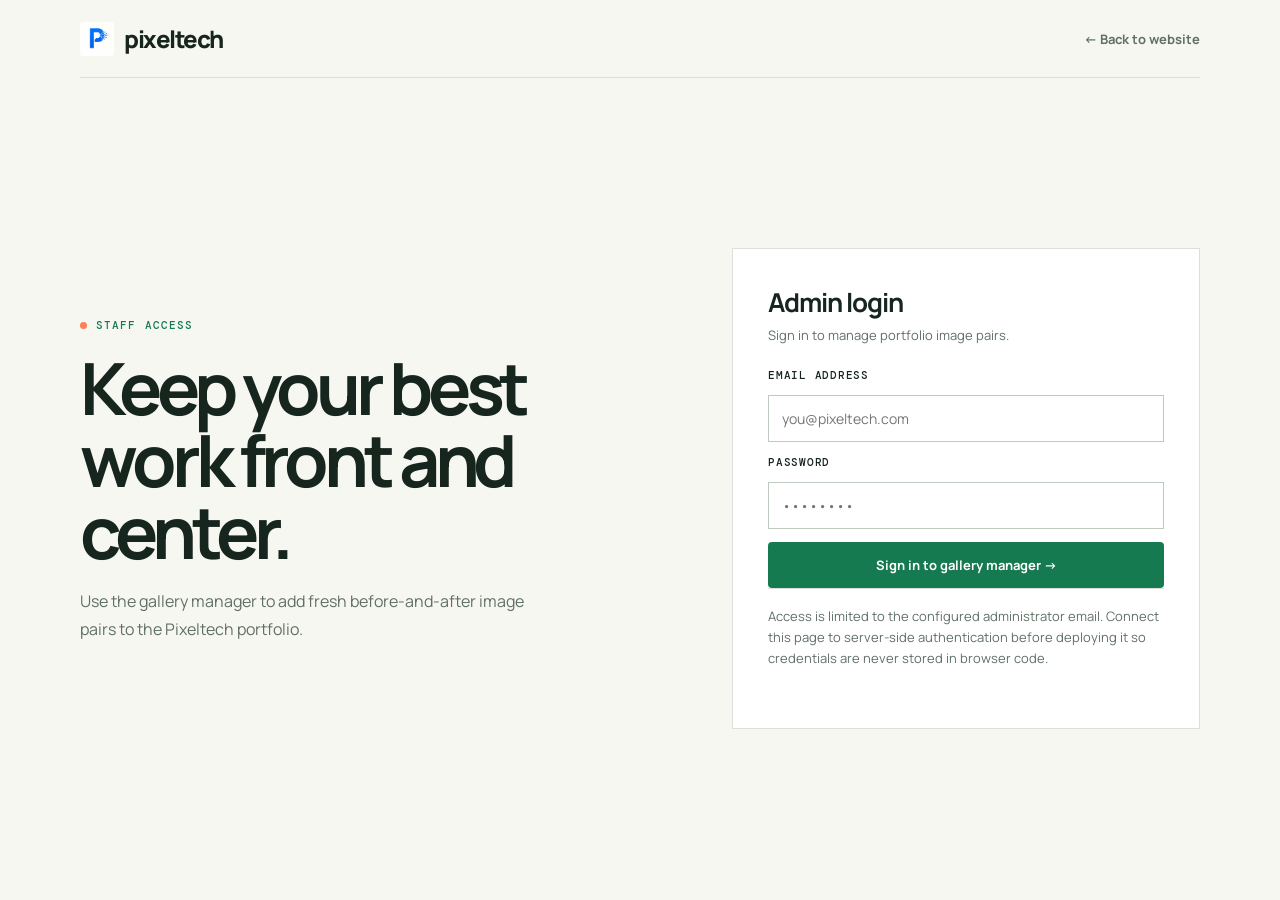
<file: admin real estate.html>
<!-- admin.html -->
<!doctype html>
<html lang="en">
<head>
  <meta charset="utf-8">
  <meta name="viewport" content="width=device-width, initial-scale=1">
  <meta name="description" content="Pixeltech administrator workspace for publishing before and after image pairs.">
  <title>Pixeltech Admin — Gallery manager</title>
  <link rel="preconnect" href="https://fonts.googleapis.com">
  <link rel="preconnect" href="https://fonts.gstatic.com" crossorigin>
  <link href="https://fonts.googleapis.com/css2?family=DM+Mono:wght@400;500&family=Manrope:wght@400;500;600;700;800&display=swap" rel="stylesheet">
  <style>
    :root{--ink:#17251f;--green:#167a50;--lime:#d9ff6e;--cream:#f7f7f1;--muted:#607067;--line:#dbe1da;--orange:#fb8159}
    *{box-sizing:border-box}
    body{margin:0;background:var(--cream);color:var(--ink);font-family:Manrope,Arial,sans-serif}
    .shell{width:min(1120px,calc(100% - 48px));margin:auto}
    .brand{font-size:24px;font-weight:800;letter-spacing:-1.5px;text-decoration:none;color:inherit;display:flex;align-items:center;gap:10px}
    .brand-logo{width:34px;height:34px;object-fit:cover;object-position:center;border-radius:3px}
    header{height:78px;display:flex;align-items:center;justify-content:space-between;border-bottom:1px solid var(--line)}
    .back{color:var(--muted);font-size:13px;font-weight:700;text-decoration:none}
    .back:hover{color:var(--green)}
    .eyebrow{font:500 11px "DM Mono",monospace;text-transform:uppercase;letter-spacing:.1em;color:var(--green);display:flex;gap:9px;align-items:center}
    .eyebrow:before{content:"";width:7px;height:7px;border-radius:50%;background:var(--orange)}
    .login-shell{min-height:calc(100vh - 79px);display:grid;grid-template-columns:1.1fr .9fr;gap:80px;align-items:center}
    .login-copy h1{font-size:clamp(44px,6vw,72px);line-height:1;letter-spacing:-.07em;margin:20px 0}
    .login-copy p{max-width:470px;color:var(--muted);font-size:16px;line-height:1.7}
    .login-card,.manager-card{background:#fff;border:1px solid var(--line);padding:35px}
    .login-card h2{font-size:26px;letter-spacing:-1px;margin:0 0 6px}
    .login-card p{font-size:13px;color:var(--muted);margin:0 0 24px}
    .form{display:grid;gap:13px}
    .form label{font:500 11px "DM Mono",monospace;text-transform:uppercase;letter-spacing:.07em}
    .form input,.form textarea{font:14px Manrope,sans-serif;padding:13px;border:1px solid #bec9c0;width:100%;font-family:inherit}
    .form textarea{resize:vertical;min-height:80px}
    .button{border:0;border-radius:4px;background:var(--green);padding:14px 20px;color:#fff;font:700 13px Manrope,sans-serif;cursor:pointer;transition:background .2s}
    .button:hover{background:#0d603d}
    .button.secondary{background:transparent;border:1px solid var(--line);color:var(--ink)}
    .button.secondary:hover{background:var(--cream)}
    .login-note{border-top:1px solid var(--line);padding-top:17px;font-size:12px;color:var(--muted);line-height:1.6}
    .login-error{display:none;margin:2px 0 0;padding:10px 12px;background:#fff0eb;color:#a34024;font-size:12px;font-weight:700}
    .manager{display:none;padding:48px 0 90px}
    .topline{display:flex;justify-content:space-between;align-items:end;gap:25px;margin-bottom:37px}
    .topline h1{font-size:42px;letter-spacing:-2px;margin:12px 0 0}
    .signed-in{font-size:12px;color:var(--muted)}
    .signed-in button{border:0;background:transparent;text-decoration:underline;color:var(--green);cursor:pointer;font:inherit}
    .manager-grid{display:grid;grid-template-columns:1fr .9fr;gap:24px}
    .manager-card h2{font-size:20px;letter-spacing:-.8px;margin:0 0 8px}
    .manager-card>p{font-size:13px;line-height:1.6;color:var(--muted);margin:0 0 24px}
    .pair-inputs{display:grid;grid-template-columns:1fr 1fr;gap:14px}
    .dropzone{min-height:178px;padding:20px;border:1px dashed #9fb0a4;background:#f9fbf8;display:flex;flex-direction:column;justify-content:center;align-items:center;text-align:center;cursor:pointer;transition:background .2s}
    .dropzone:hover{background:#eef4f0}
    .dropzone strong{font-size:13px}
    .dropzone span{font-size:11px;color:var(--muted);margin-top:5px}
    .dropzone input{display:none}
    .dropzone.has-image{background:#e6f0ea;border-color:#167a50}
    .dropzone.has-image strong{color:var(--green)}
    .publish{margin-top:18px;width:100%}
    .gallery-list{display:grid;gap:13px}
    .gallery-item{display:grid;grid-template-columns:76px 76px 1fr auto;gap:10px;align-items:center;border:1px solid var(--line);padding:12px;background:#fff;border-radius:3px;transition:background .2s}
    .gallery-item:hover{background:#f9fbf8}
    .thumbnail{height:56px;background:#e6ede7;display:grid;place-items:center;overflow:hidden;font:10px "DM Mono",monospace;color:var(--muted);border-radius:2px}
    .thumbnail img{width:100%;height:100%;object-fit:cover}
    .gallery-details{display:flex;flex-direction:column;gap:3px}
    .gallery-item strong{font-size:13px;display:block}
    .gallery-item span{font-size:11px;color:var(--muted)}
    .item-actions{display:flex;gap:8px}
    .item-btn{border:0;background:transparent;padding:6px 10px;cursor:pointer;font:700 12px Manrope;border-radius:3px;transition:background .2s;color:var(--ink)}
    .item-btn:hover{background:var(--cream)}
    .item-btn.delete{color:var(--orange)}
    .empty{padding:18px;background:#f6f8f5;font-size:13px;color:var(--muted);border-radius:3px}
    .success{display:none;margin-top:14px;padding:12px;background:#e7f6d2;color:#285337;font-size:12px;font-weight:700;border-radius:3px}
    .error{display:none;margin-top:14px;padding:12px;background:#fff0eb;color:#a34024;font-size:12px;font-weight:700;border-radius:3px}
    .info{display:none;margin-top:14px;padding:14px;background:#e3f2fd;color:#0d47a1;font-size:12px;font-weight:700;border-radius:3px;line-height:1.8}
    .form-group{display:grid;gap:8px}
    .form-actions{display:flex;gap:10px;margin-top:18px}
    .form-actions button{flex:1}
    .storage-bar{height:8px;background:#e0e0e0;border-radius:4px;overflow:hidden;margin-top:8px}
    .storage-fill{height:100%;background:#167a50;transition:width .3s}
    .storage-text{font-size:11px;color:var(--muted);margin-top:6px}
    @media(max-width:760px){
      .shell{width:min(100% - 32px,1120px)}
      .login-shell,.manager-grid{grid-template-columns:1fr;gap:30px}
      .login-shell{padding:50px 0}
      .topline{align-items:flex-start;flex-direction:column}
      .pair-inputs{grid-template-columns:1fr}
      .manager-card,.login-card{padding:24px}
      .gallery-item{grid-template-columns:56px 56px 1fr auto}
      .thumbnail{height:46px}
    }
  </style>
</head>
<body>
  <header class="shell">
    <a class="brand" href="index.html"><img class="brand-logo" src="images/logo.png" alt="">pixeltech</a>
    <a class="back" href="index.html">← Back to website</a>
  </header>

  <main>
    <section class="login-shell shell" id="login-view">
      <div class="login-copy">
        <div class="eyebrow">Staff access</div>
        <h1>Keep your best work front and center.</h1>
        <p>Use the gallery manager to add fresh before-and-after image pairs to the Pixeltech portfolio.</p>
      </div>

      <div class="login-card">
        <h2>Admin login</h2>
        <p>Sign in to manage portfolio image pairs.</p>

        <form class="form" id="login-form">
          <label for="email">Email address</label>
          <input id="email" type="email" autocomplete="email" required placeholder="you@pixeltech.com">

          <label for="password">Password</label>
          <input id="password" type="password" autocomplete="current-password" required placeholder="••••••••">

          <button class="button" type="submit">Sign in to gallery manager →</button>

          <p class="login-error" id="login-error" role="alert" aria-live="polite">
            Only the configured Pixeltech administrator account can access this page.
          </p>
        </form>

        <p class="login-note">
          Access is limited to the configured administrator email. Connect this page to server-side authentication before deploying it so credentials are never stored in browser code.
        </p>
      </div>
    </section>

    <section class="manager shell" id="manager-view">
      <div class="topline">
        <div>
          <div class="eyebrow">Gallery manager</div>
          <h1 id="form-title">Add a before &amp; after pair</h1>
        </div>

        <div class="signed-in">
          Signed in as <strong id="admin-email"></strong> ·
          <button type="button" id="sign-out">Sign out</button>
        </div>
      </div>

      <div class="manager-grid">
        <article class="manager-card">
          <h2 id="card-title">New portfolio pair</h2>
          <p id="card-description">Choose an original and finished image. They will be previewed below before you publish the pair to the website gallery.</p>

          <form id="simple-form" class="form">
            <div class="form-group">
              <label for="item-title-simple">Image title (optional)</label>
              <input id="item-title-simple" type="text" placeholder="e.g. Beachfront Condo - Living Room">
            </div>

            <div class="form-group">
              <label for="item-service-simple">Service applied</label>
              <select id="item-service-simple">
                <option>Standard editing</option>
                <option>Sky &amp; lawn enhancement</option>
                <option>Object removal</option>
                <option>Full premium</option>
              </select>
            </div>

            <div class="pair-inputs">
              <label class="dropzone" for="before-file-simple">
                <strong>Before image</strong>
                <span>Click to choose a JPG, PNG, or WebP</span>
                <input id="before-file-simple" type="file" accept="image/jpeg,image/png,image/webp" required>
              </label>

              <label class="dropzone" for="after-file-simple">
                <strong>After image</strong>
                <span>Click to choose a JPG, PNG, or WebP</span>
                <input id="after-file-simple" type="file" accept="image/jpeg,image/png,image/webp" required>
              </label>
            </div>

            <button class="button publish" type="submit">Publish image pair →</button>
            <div class="info" id="compress-info" role="status"></div>
            <div class="success" id="success-simple" role="status">Image pair added to your gallery.</div>
            <div class="error" id="error-simple" role="alert"></div>
            
            <div style="margin-top:20px;padding-top:20px;border-top:1px solid var(--line)">
              <div style="font-size:12px;color:var(--muted);margin-bottom:8px">Storage usage:</div>
              <div class="storage-bar">
                <div class="storage-fill" id="storage-fill" style="width:0%"></div>
              </div>
              <div class="storage-text" id="storage-text">0% used (0 MB / 5 MB)</div>
            </div>
          </form>
        </article>

        <aside class="manager-card">
          <h2>Portfolio gallery</h2>
          <p id="gallery-description">Manage your published image pairs. Updates appear instantly on your website.</p>

          <div class="gallery-list" id="gallery-list">
            <div class="empty" id="empty-state">No image pairs yet. Add your first pair to get started.</div>
          </div>
        </aside>
      </div>
    </section>
  </main>

  <script>
    const ADMIN_EMAIL = 'arunrajac3sac@gmail.com';
    const ADMIN_PASSWORD = 'PixeltechAdmin!';

    // Image compression utility - quality-first for real estate photos
    const imageCompressor = {
      async compress(file) {
        return new Promise((resolve, reject) => {
          const reader = new FileReader();
          const originalSize = file.size;
          
          reader.onload = (e) => {
            const img = new Image();
            img.onload = () => {
              const canvas = document.createElement('canvas');
              let { width, height } = img;
              
              // Keep quality HIGH, reduce dimensions instead
              let quality = 0.78; // Professional quality - imperceptible loss
              let maxWidth = 600;
              let maxHeight = 600;

              // For very large files (>8MB), reduce dimensions a bit more
              if (originalSize > 8 * 1024 * 1024) {
                maxWidth = 550;
                maxHeight = 550;
              }

              // Resize if too large
              if (width > maxWidth || height > maxHeight) {
                const scale = Math.min(maxWidth / width, maxHeight / height);
                width = width * scale;
                height = height * scale;
              }

              canvas.width = width;
              canvas.height = height;
              const ctx = canvas.getContext('2d');
              ctx.drawImage(img, 0, 0, width, height);

              // Compress to JPEG at high quality
              let compressed = canvas.toDataURL('image/jpeg', quality);
              let compressedSize = compressed.length;

              // Only reduce quality if absolutely necessary (>1.2MB)
              if (compressedSize > 1.2 * 1024 * 1024) {
                quality = 0.72;
                compressed = canvas.toDataURL('image/jpeg', quality);
                compressedSize = compressed.length;
              }

              // Last resort: very minor quality reduction
              if (compressedSize > 1.2 * 1024 * 1024) {
                quality = 0.70;
                compressed = canvas.toDataURL('image/jpeg', quality);
                compressedSize = compressed.length;
              }

              const ratio = ((1 - compressedSize / originalSize) * 100).toFixed(1);
              const compressedMB = (compressedSize / (1024 * 1024)).toFixed(2);
              const originalMB = (originalSize / (1024 * 1024)).toFixed(2);
              
              resolve({
                data: compressed,
                originalSize,
                compressedSize,
                ratio,
                quality: (quality * 100).toFixed(0),
                compressedMB,
                originalMB,
                dimensions: { width, height }
              });
            };
            img.onerror = () => reject('Failed to load image');
            img.src = e.target.result;
          };
          reader.onerror = () => reject('Failed to read file');
          reader.readAsDataURL(file);
        });
      },

      getStorageInfo() {
        const stored = localStorage.getItem('pixeltech_gallery');
        const usedBytes = stored ? new Blob([stored]).size : 0;
        const limitBytes = 5 * 1024 * 1024;
        return {
          used: usedBytes,
          limit: limitBytes,
          available: limitBytes - usedBytes,
          percentUsed: ((usedBytes / limitBytes) * 100).toFixed(1)
        };
      }
    };

    // Update storage display
    function updateStorageDisplay() {
      const info = imageCompressor.getStorageInfo();
      const usedMB = (info.used / (1024 * 1024)).toFixed(2);
      const limitMB = (info.limit / (1024 * 1024)).toFixed(1);
      document.getElementById('storage-fill').style.width = info.percentUsed + '%';
      document.getElementById('storage-text').textContent = `${info.percentUsed}% used (${usedMB} MB / ${limitMB} MB)`;
    }

    const loginView = document.getElementById('login-view');
    const managerView = document.getElementById('manager-view');
    const email = document.getElementById('email');
    const password = document.getElementById('password');
    const adminEmail = document.getElementById('admin-email');
    const loginError = document.getElementById('login-error');

    // Gallery data management
    const gallery = {
      load() {
        const stored = localStorage.getItem('pixeltech_gallery');
        return stored ? JSON.parse(stored) : [];
      },
      
      save(items) {
        localStorage.setItem('pixeltech_gallery', JSON.stringify(items));
      },
      
      add(item) {
        const items = this.load();
        item.id = Date.now().toString();
        items.unshift(item);
        this.save(items);
        return item;
      },
      
      remove(id) {
        const items = this.load();
        const filtered = items.filter(item => item.id !== id);
        this.save(filtered);
      },
      
      update(id, item) {
        const items = this.load();
        const index = items.findIndex(i => i.id === id);
        if (index !== -1) {
          items[index] = { ...items[index], ...item };
          this.save(items);
        }
      },
      
      get(id) {
        const items = this.load();
        return items.find(i => i.id === id);
      }
    };

    // Login handler
    document.getElementById('login-form').addEventListener('submit', event => {
      event.preventDefault();

      const submittedEmail = email.value.trim().toLowerCase();

      if (submittedEmail !== ADMIN_EMAIL || password.value !== ADMIN_PASSWORD) {
        loginError.style.display = 'block';
        password.value = '';
        password.focus();
        return;
      }

      loginError.style.display = 'none';
      adminEmail.textContent = ADMIN_EMAIL;
      loginView.style.display = 'none';
      managerView.style.display = 'block';
      renderGallery();
      updateStorageDisplay();
    });

    // Sign out handler
    document.getElementById('sign-out').addEventListener('click', () => {
      document.getElementById('login-form').reset();
      loginError.style.display = 'none';
      managerView.style.display = 'none';
      loginView.style.display = 'grid';
      email.focus();
    });

    // Simple form handler (add new)
    document.getElementById('simple-form').addEventListener('submit', async event => {
      event.preventDefault();

      const before = document.getElementById('before-file-simple').files[0];
      const after = document.getElementById('after-file-simple').files[0];
      const error = document.getElementById('error-simple');
      const success = document.getElementById('success-simple');
      const compressInfo = document.getElementById('compress-info');
      const submitBtn = event.target.querySelector('button[type="submit"]');

      error.style.display = 'none';
      success.style.display = 'none';
      compressInfo.style.display = 'none';
      
      // Disable button during compression
      submitBtn.disabled = true;
      const originalText = submitBtn.textContent;
      submitBtn.textContent = '⏳ Compressing...';

      if (!before || !after) {
        error.textContent = 'Please select both before and after images.';
        error.style.display = 'block';
        return;
      }

      // Check file sizes - allow up to 15MB (will be compressed aggressively)
      const maxFileSize = 15 * 1024 * 1024; // 15MB
      if (before.size > maxFileSize) {
        error.textContent = `❌ Before image is too large (${(before.size / (1024 * 1024)).toFixed(1)}MB). Max 15MB.`;
        error.style.display = 'block';
        return;
      }
      if (after.size > maxFileSize) {
        error.textContent = `❌ After image is too large (${(after.size / (1024 * 1024)).toFixed(1)}MB). Max 15MB.`;
        error.style.display = 'block';
        return;
      }

      try {
        compressInfo.textContent = '🔄 Compressing images... this may take a few seconds';
        compressInfo.style.display = 'block';

        // Compress both images
        const beforeResult = await imageCompressor.compress(before);
        const afterResult = await imageCompressor.compress(after);

        compressInfo.innerHTML = `✅ Compression complete (Quality Optimized)<br><br>
          <strong>Before Image:</strong><br>
          ${beforeResult.originalMB}MB → ${beforeResult.compressedMB}MB (${beforeResult.ratio}% smaller)<br>
          Resized: ${beforeResult.dimensions.width}×${beforeResult.dimensions.height}px @ ${beforeResult.quality}% quality<br>
          <span style="font-size:11px;color:#666">(Professional quality maintained for portfolio)</span><br><br>
          <strong>After Image:</strong><br>
          ${afterResult.originalMB}MB → ${afterResult.compressedMB}MB (${afterResult.ratio}% smaller)<br>
          Resized: ${afterResult.dimensions.width}×${afterResult.dimensions.height}px @ ${afterResult.quality}% quality<br>
          <span style="font-size:11px;color:#666">(Professional quality maintained for portfolio)</span>`;

        // Check total storage
        const storage = imageCompressor.getStorageInfo();
        const totalCompressed = beforeResult.compressedSize + afterResult.compressedSize;
        
        if (totalCompressed > storage.available) {
          error.textContent = `Not enough storage! Pair size: ${(totalCompressed / (1024 * 1024)).toFixed(1)}MB, Available: ${(storage.available / (1024 * 1024)).toFixed(1)}MB. Try deleting old pairs.`;
          error.style.display = 'block';
          compressInfo.style.display = 'none';
          return;
        }

        gallery.add({
          title: document.getElementById('item-title-simple').value || 'Portfolio item',
          service: document.getElementById('item-service-simple').value,
          before: beforeResult.data,
          after: afterResult.data
        });

        success.textContent = '✅ Portfolio pair published successfully! Images are live on your website.';
        success.style.display = 'block';
        event.target.reset();
        renderGallery();
        updateStorageDisplay();
        
        setTimeout(() => { 
          success.style.display = 'none';
          compressInfo.style.display = 'none';
        }, 5000);
      } catch (err) {
        error.textContent = '❌ Error: ' + (err.message || err);
        error.style.display = 'block';
        compressInfo.style.display = 'none';
        console.error('Upload error:', err);
      } finally {
        // Re-enable button
        submitBtn.disabled = false;
        submitBtn.textContent = originalText;
      }
    });

    // Render gallery list
    function renderGallery() {
      const galleryList = document.getElementById('gallery-list');
      const items = gallery.load();

      if (items.length === 0) {
        galleryList.innerHTML = '<div class="empty" id="empty-state">No image pairs yet. Add your first pair to get started.</div>';
        return;
      }

      galleryList.innerHTML = items.map(item => `
        <div class="gallery-item">
          <div class="thumbnail">
            <img src="${item.before}" alt="Before thumbnail">
          </div>
          <div class="thumbnail">
            <img src="${item.after}" alt="After thumbnail">
          </div>
          <div class="gallery-details">
            <strong>${item.title || 'Portfolio item'}</strong>
            <span>${item.service} · Published</span>
          </div>
          <div class="item-actions">
            <button class="item-btn delete" onclick="deleteItem('${item.id}')" title="Delete">🗑</button>
          </div>
        </div>
      `).join('');
    }

    // Delete handler
    window.deleteItem = function(id) {
      if (confirm('Delete this portfolio item?')) {
        gallery.remove(id);
        renderGallery();
        updateStorageDisplay();
      }
    };
  </script>
</body>
</html>
</file>
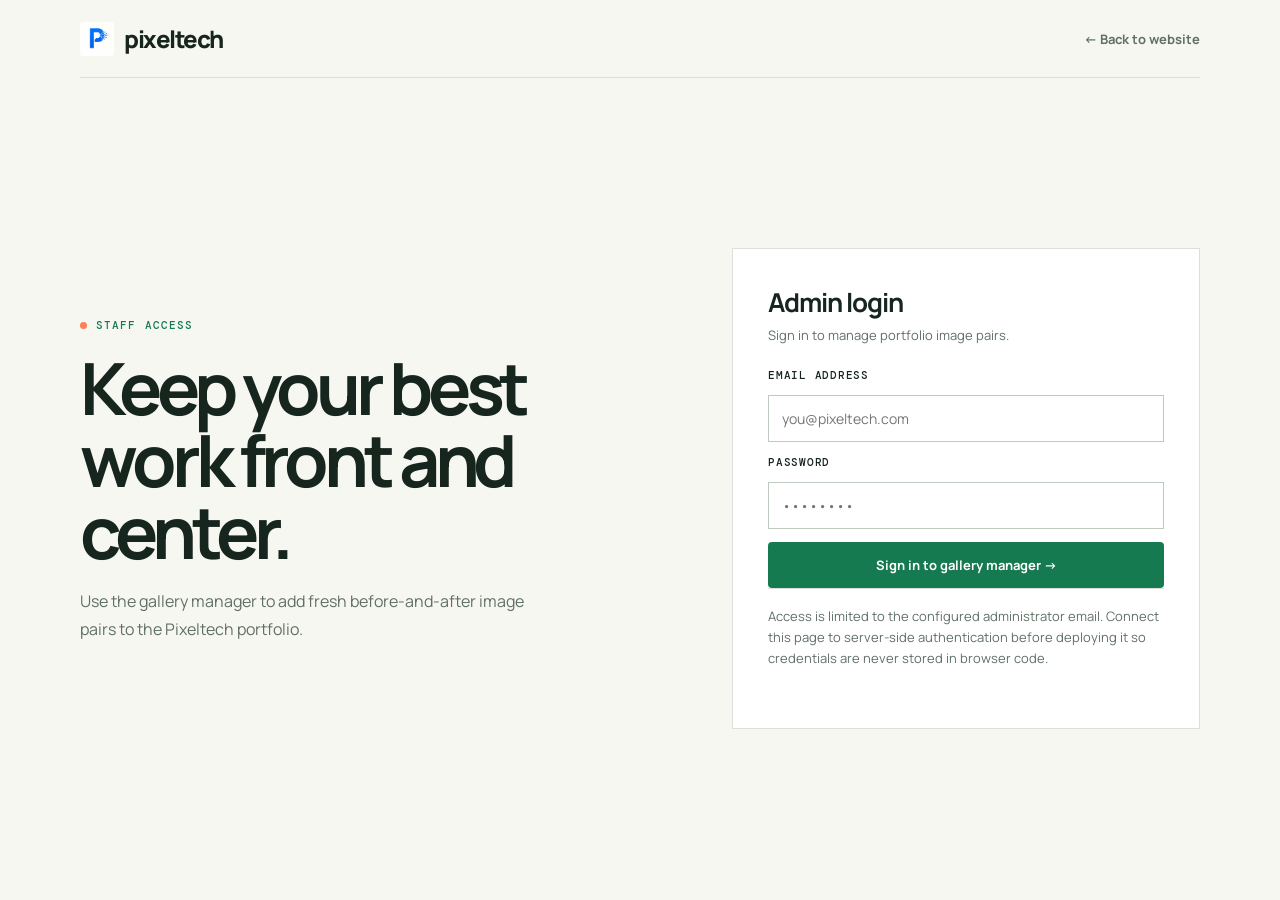
<file: admin-6.html>
<!-- admin.html -->
<!doctype html>
<html lang="en">
<head>
  <meta charset="utf-8">
  <meta name="viewport" content="width=device-width, initial-scale=1">
  <meta name="description" content="Pixeltech administrator workspace for publishing before and after image pairs.">
  <title>Pixeltech Admin — Gallery manager</title>
  <link rel="preconnect" href="https://fonts.googleapis.com">
  <link rel="preconnect" href="https://fonts.gstatic.com" crossorigin>
  <link href="https://fonts.googleapis.com/css2?family=DM+Mono:wght@400;500&family=Manrope:wght@400;500;600;700;800&display=swap" rel="stylesheet">
  <style>
    :root{--ink:#17251f;--green:#167a50;--lime:#d9ff6e;--cream:#f7f7f1;--muted:#607067;--line:#dbe1da;--orange:#fb8159}
    *{box-sizing:border-box}
    body{margin:0;background:var(--cream);color:var(--ink);font-family:Manrope,Arial,sans-serif}
    .shell{width:min(1120px,calc(100% - 48px));margin:auto}
    .brand{font-size:24px;font-weight:800;letter-spacing:-1.5px;text-decoration:none;color:inherit;display:flex;align-items:center;gap:10px}
    .brand-logo{width:34px;height:34px;object-fit:cover;object-position:center;border-radius:3px}
    header{height:78px;display:flex;align-items:center;justify-content:space-between;border-bottom:1px solid var(--line)}
    .back{color:var(--muted);font-size:13px;font-weight:700;text-decoration:none}
    .back:hover{color:var(--green)}
    .eyebrow{font:500 11px "DM Mono",monospace;text-transform:uppercase;letter-spacing:.1em;color:var(--green);display:flex;gap:9px;align-items:center}
    .eyebrow:before{content:"";width:7px;height:7px;border-radius:50%;background:var(--orange)}
    .login-shell{min-height:calc(100vh - 79px);display:grid;grid-template-columns:1.1fr .9fr;gap:80px;align-items:center}
    .login-copy h1{font-size:clamp(44px,6vw,72px);line-height:1;letter-spacing:-.07em;margin:20px 0}
    .login-copy p{max-width:470px;color:var(--muted);font-size:16px;line-height:1.7}
    .login-card,.manager-card{background:#fff;border:1px solid var(--line);padding:35px}
    .login-card h2{font-size:26px;letter-spacing:-1px;margin:0 0 6px}
    .login-card p{font-size:13px;color:var(--muted);margin:0 0 24px}
    .form{display:grid;gap:13px}
    .form label{font:500 11px "DM Mono",monospace;text-transform:uppercase;letter-spacing:.07em}
    .form input,.form textarea{font:14px Manrope,sans-serif;padding:13px;border:1px solid #bec9c0;width:100%;font-family:inherit}
    .form textarea{resize:vertical;min-height:80px}
    .button{border:0;border-radius:4px;background:var(--green);padding:14px 20px;color:#fff;font:700 13px Manrope,sans-serif;cursor:pointer;transition:background .2s}
    .button:hover{background:#0d603d}
    .button.secondary{background:transparent;border:1px solid var(--line);color:var(--ink)}
    .button.secondary:hover{background:var(--cream)}
    .login-note{border-top:1px solid var(--line);padding-top:17px;font-size:12px;color:var(--muted);line-height:1.6}
    .login-error{display:none;margin:2px 0 0;padding:10px 12px;background:#fff0eb;color:#a34024;font-size:12px;font-weight:700}
    .manager{display:none;padding:48px 0 90px}
    .topline{display:flex;justify-content:space-between;align-items:end;gap:25px;margin-bottom:37px}
    .topline h1{font-size:42px;letter-spacing:-2px;margin:12px 0 0}
    .signed-in{font-size:12px;color:var(--muted)}
    .signed-in button{border:0;background:transparent;text-decoration:underline;color:var(--green);cursor:pointer;font:inherit}
    .manager-grid{display:grid;grid-template-columns:1fr .9fr;gap:24px}
    .manager-card h2{font-size:20px;letter-spacing:-.8px;margin:0 0 8px}
    .manager-card>p{font-size:13px;line-height:1.6;color:var(--muted);margin:0 0 24px}
    .pair-inputs{display:grid;grid-template-columns:1fr 1fr;gap:14px}
    .dropzone{min-height:178px;padding:20px;border:1px dashed #9fb0a4;background:#f9fbf8;display:flex;flex-direction:column;justify-content:center;align-items:center;text-align:center;cursor:pointer;transition:background .2s}
    .dropzone:hover{background:#eef4f0}
    .dropzone strong{font-size:13px}
    .dropzone span{font-size:11px;color:var(--muted);margin-top:5px}
    .dropzone input{display:none}
    .dropzone.has-image{background:#e6f0ea;border-color:#167a50}
    .dropzone.has-image strong{color:var(--green)}
    .publish{margin-top:18px;width:100%}
    .gallery-list{display:grid;gap:13px}
    .gallery-item{display:grid;grid-template-columns:76px 76px 1fr auto;gap:10px;align-items:center;border:1px solid var(--line);padding:12px;background:#fff;border-radius:3px;transition:background .2s}
    .gallery-item:hover{background:#f9fbf8}
    .thumbnail{height:56px;background:#e6ede7;display:grid;place-items:center;overflow:hidden;font:10px "DM Mono",monospace;color:var(--muted);border-radius:2px}
    .thumbnail img{width:100%;height:100%;object-fit:cover}
    .gallery-details{display:flex;flex-direction:column;gap:3px}
    .gallery-item strong{font-size:13px;display:block}
    .gallery-item span{font-size:11px;color:var(--muted)}
    .item-actions{display:flex;gap:8px}
    .item-btn{border:0;background:transparent;padding:6px 10px;cursor:pointer;font:700 12px Manrope;border-radius:3px;transition:background .2s;color:var(--ink)}
    .item-btn:hover{background:var(--cream)}
    .item-btn.delete{color:var(--orange)}
    .empty{padding:18px;background:#f6f8f5;font-size:13px;color:var(--muted);border-radius:3px}
    .success{display:none;margin-top:14px;padding:12px;background:#e7f6d2;color:#285337;font-size:12px;font-weight:700;border-radius:3px}
    .error{display:none;margin-top:14px;padding:12px;background:#fff0eb;color:#a34024;font-size:12px;font-weight:700;border-radius:3px}
    .form-group{display:grid;gap:8px}
    .form-actions{display:flex;gap:10px;margin-top:18px}
    .form-actions button{flex:1}
    .edit-mode .pair-inputs{grid-template-columns:1fr}
    @media(max-width:760px){
      .shell{width:min(100% - 32px,1120px)}
      .login-shell,.manager-grid{grid-template-columns:1fr;gap:30px}
      .login-shell{padding:50px 0}
      .topline{align-items:flex-start;flex-direction:column}
      .pair-inputs{grid-template-columns:1fr}
      .manager-card,.login-card{padding:24px}
      .gallery-item{grid-template-columns:56px 56px 1fr auto}
      .thumbnail{height:46px}
    }
  </style>
</head>
<body>
  <header class="shell">
    <a class="brand" href="index.html"><img class="brand-logo" src="images/logo.png" alt="">pixeltech</a>
    <a class="back" href="index.html">← Back to website</a>
  </header>

  <main>
    <section class="login-shell shell" id="login-view">
      <div class="login-copy">
        <div class="eyebrow">Staff access</div>
        <h1>Keep your best work front and center.</h1>
        <p>Use the gallery manager to add fresh before-and-after image pairs to the Pixeltech portfolio.</p>
      </div>

      <div class="login-card">
        <h2>Admin login</h2>
        <p>Sign in to manage portfolio image pairs.</p>

        <form class="form" id="login-form">
          <label for="email">Email address</label>
          <input id="email" type="email" autocomplete="email" required placeholder="you@pixeltech.com">

          <label for="password">Password</label>
          <input id="password" type="password" autocomplete="current-password" required placeholder="••••••••">

          <button class="button" type="submit">Sign in to gallery manager →</button>

          <p class="login-error" id="login-error" role="alert" aria-live="polite">
            Only the configured Pixeltech administrator account can access this page.
          </p>
        </form>

        <p class="login-note">
          Access is limited to the configured administrator email. Connect this page to server-side authentication before deploying it so credentials are never stored in browser code.
        </p>
      </div>
    </section>

    <section class="manager shell" id="manager-view">
      <div class="topline">
        <div>
          <div class="eyebrow">Gallery manager</div>
          <h1 id="form-title">Add a before &amp; after pair</h1>
        </div>

        <div class="signed-in">
          Signed in as <strong id="admin-email"></strong> ·
          <button type="button" id="sign-out">Sign out</button>
        </div>
      </div>

      <div class="manager-grid">
        <article class="manager-card">
          <h2 id="card-title">New portfolio pair</h2>
          <p id="card-description">Choose an original and finished image. They will be previewed below before you publish the pair to the website gallery.</p>

          <form id="pair-form" class="edit-mode" style="display:none">
            <div class="form-group">
              <label for="item-title">Image title (optional)</label>
              <input id="item-title" type="text" placeholder="e.g. Beachfront Condo - Living Room">
            </div>

            <div class="form-group">
              <label for="item-service">Service applied</label>
              <select id="item-service">
                <option>Standard editing</option>
                <option>Sky &amp; lawn enhancement</option>
                <option>Object removal</option>
                <option>Full premium</option>
              </select>
            </div>

            <div class="pair-inputs">
              <label class="dropzone" for="before-file">
                <strong id="before-label">Before image</strong>
                <span>Click to choose a JPG, PNG, or WebP</span>
                <input id="before-file" type="file" accept="image/jpeg,image/png,image/webp">
              </label>

              <label class="dropzone" for="after-file">
                <strong id="after-label">After image</strong>
                <span>Click to choose a JPG, PNG, or WebP</span>
                <input id="after-file" type="file" accept="image/jpeg,image/png,image/webp">
              </label>
            </div>

            <div class="form-actions">
              <button class="button" id="submit-btn" type="submit">Publish image pair →</button>
              <button class="button secondary" id="cancel-btn" type="button" style="display:none">Cancel edit</button>
            </div>

            <div class="success" id="success" role="status">Image pair added to this session's gallery preview.</div>
            <div class="error" id="error" role="alert"></div>
          </form>

          <form id="simple-form" class="form">
            <div class="form-group">
              <label for="item-title-simple">Image title (optional)</label>
              <input id="item-title-simple" type="text" placeholder="e.g. Beachfront Condo - Living Room">
            </div>

            <div class="form-group">
              <label for="item-service-simple">Service applied</label>
              <select id="item-service-simple">
                <option>Standard editing</option>
                <option>Sky &amp; lawn enhancement</option>
                <option>Object removal</option>
                <option>Full premium</option>
              </select>
            </div>

            <div class="pair-inputs">
              <label class="dropzone" for="before-file-simple">
                <strong>Before image</strong>
                <span>Click to choose a JPG, PNG, or WebP</span>
                <input id="before-file-simple" type="file" accept="image/jpeg,image/png,image/webp" required>
              </label>

              <label class="dropzone" for="after-file-simple">
                <strong>After image</strong>
                <span>Click to choose a JPG, PNG, or WebP</span>
                <input id="after-file-simple" type="file" accept="image/jpeg,image/png,image/webp" required>
              </label>
            </div>

            <button class="button publish" type="submit">Publish image pair →</button>
            <div class="success" id="success-simple" role="status">Image pair added to your gallery.</div>
            <div class="error" id="error-simple" role="alert"></div>
          </form>
        </article>

        <aside class="manager-card">
          <h2>Portfolio gallery</h2>
          <p id="gallery-description">Manage your published image pairs. Updates appear instantly on your website.</p>

          <div class="gallery-list" id="gallery-list">
            <div class="empty" id="empty-state">No image pairs yet. Add your first pair to get started.</div>
          </div>
        </aside>
      </div>
    </section>
  </main>

  <script>
    const ADMIN_EMAIL = 'arunrajac3sac@gmail.com';
    const ADMIN_PASSWORD = 'PixeltechAdmin!';

    const loginView = document.getElementById('login-view');
    const managerView = document.getElementById('manager-view');
    const email = document.getElementById('email');
    const password = document.getElementById('password');
    const adminEmail = document.getElementById('admin-email');
    const loginError = document.getElementById('login-error');

    // Gallery data management
    const gallery = {
      load() {
        const stored = localStorage.getItem('pixeltech_gallery');
        return stored ? JSON.parse(stored) : [];
      },
      
      save(items) {
        localStorage.setItem('pixeltech_gallery', JSON.stringify(items));
      },
      
      add(item) {
        const items = this.load();
        item.id = Date.now().toString();
        items.unshift(item);
        this.save(items);
        return item;
      },
      
      remove(id) {
        const items = this.load();
        const filtered = items.filter(item => item.id !== id);
        this.save(filtered);
      },
      
      update(id, item) {
        const items = this.load();
        const index = items.findIndex(i => i.id === id);
        if (index !== -1) {
          items[index] = { ...items[index], ...item };
          this.save(items);
        }
      },
      
      get(id) {
        const items = this.load();
        return items.find(i => i.id === id);
      }
    };

    let editingId = null;

    // Check if we're in edit mode
    function checkEditMode() {
      const params = new URLSearchParams(window.location.search);
      const edit = params.get('edit');
      if (edit) {
        const item = gallery.get(edit);
        if (item) {
          editingId = edit;
          loadEditForm(item);
        }
      }
    }

    function loadEditForm(item) {
      document.getElementById('simple-form').style.display = 'none';
      document.getElementById('pair-form').style.display = 'block';
      document.getElementById('form-title').textContent = 'Edit portfolio pair';
      document.getElementById('card-title').textContent = 'Edit image pair';
      document.getElementById('card-description').textContent = 'Update the title, service, or images for this portfolio item.';
      document.getElementById('submit-btn').textContent = 'Update image pair →';
      document.getElementById('cancel-btn').style.display = 'block';
      
      document.getElementById('item-title').value = item.title || '';
      document.getElementById('item-service').value = item.service || 'Standard editing';
    }

    // Login handler
    document.getElementById('login-form').addEventListener('submit', event => {
      event.preventDefault();

      const submittedEmail = email.value.trim().toLowerCase();

      if (submittedEmail !== ADMIN_EMAIL || password.value !== ADMIN_PASSWORD) {
        loginError.style.display = 'block';
        password.value = '';
        password.focus();
        return;
      }

      loginError.style.display = 'none';
      adminEmail.textContent = ADMIN_EMAIL;
      loginView.style.display = 'none';
      managerView.style.display = 'block';
      checkEditMode();
      renderGallery();
    });

    // Sign out handler
    document.getElementById('sign-out').addEventListener('click', () => {
      document.getElementById('login-form').reset();
      loginError.style.display = 'none';
      managerView.style.display = 'none';
      loginView.style.display = 'grid';
      email.focus();
      editingId = null;
      document.getElementById('simple-form').style.display = 'block';
      document.getElementById('pair-form').style.display = 'none';
      window.history.replaceState({}, document.title, window.location.pathname);
    });

    // Cancel edit handler
    document.getElementById('cancel-btn').addEventListener('click', () => {
      editingId = null;
      document.getElementById('simple-form').style.display = 'block';
      document.getElementById('pair-form').style.display = 'none';
      document.getElementById('form-title').textContent = 'Add a before &amp; after pair';
      document.getElementById('card-title').textContent = 'New portfolio pair';
      document.getElementById('card-description').textContent = 'Choose an original and finished image. They will be previewed below before you publish the pair to the website gallery.';
      document.getElementById('submit-btn').textContent = 'Publish image pair →';
      document.getElementById('cancel-btn').style.display = 'none';
      window.history.replaceState({}, document.title, window.location.pathname);
    });

    // Simple form handler (add new)
    document.getElementById('simple-form').addEventListener('submit', event => {
      event.preventDefault();

      const before = document.getElementById('before-file-simple').files[0];
      const after = document.getElementById('after-file-simple').files[0];
      const error = document.getElementById('error-simple');
      const success = document.getElementById('success-simple');

      error.style.display = 'none';
      success.style.display = 'none';

      if (!before || !after) {
        error.textContent = 'Please select both before and after images.';
        error.style.display = 'block';
        return;
      }

      const reader1 = new FileReader();
      const reader2 = new FileReader();

      reader1.onload = () => {
        reader2.onload = () => {
          gallery.add({
            title: document.getElementById('item-title-simple').value || 'Portfolio item',
            service: document.getElementById('item-service-simple').value,
            before: reader1.result,
            after: reader2.result
          });

          success.style.display = 'block';
          event.target.reset();
          renderGallery();
          setTimeout(() => { success.style.display = 'none'; }, 3000);
        };
        reader2.readAsDataURL(after);
      };
      reader1.readAsDataURL(before);
    });

    // Edit form handler (update existing)
    document.getElementById('pair-form').addEventListener('submit', event => {
      event.preventDefault();

      if (!editingId) return;

      const before = document.getElementById('before-file').files[0];
      const after = document.getElementById('after-file').files[0];
      const error = document.getElementById('error');
      const success = document.getElementById('success');

      error.style.display = 'none';
      success.style.display = 'none';

      const currentItem = gallery.get(editingId);
      const beforeData = before ? new Promise(resolve => {
        const reader = new FileReader();
        reader.onload = () => resolve(reader.result);
        reader.readAsDataURL(before);
      }) : Promise.resolve(currentItem.before);

      const afterData = after ? new Promise(resolve => {
        const reader = new FileReader();
        reader.onload = () => resolve(reader.result);
        reader.readAsDataURL(after);
      }) : Promise.resolve(currentItem.after);

      Promise.all([beforeData, afterData]).then(([beforeSrc, afterSrc]) => {
        gallery.update(editingId, {
          title: document.getElementById('item-title').value || 'Portfolio item',
          service: document.getElementById('item-service').value,
          before: beforeSrc,
          after: afterSrc
        });

        success.textContent = 'Image pair updated successfully!';
        success.style.display = 'block';
        renderGallery();

        setTimeout(() => {
          editingId = null;
          document.getElementById('simple-form').style.display = 'block';
          document.getElementById('pair-form').style.display = 'none';
          document.getElementById('form-title').textContent = 'Add a before &amp; after pair';
          document.getElementById('card-title').textContent = 'New portfolio pair';
          document.getElementById('card-description').textContent = 'Choose an original and finished image. They will be previewed below before you publish the pair to the website gallery.';
          document.getElementById('submit-btn').textContent = 'Publish image pair →';
          document.getElementById('cancel-btn').style.display = 'none';
          window.history.replaceState({}, document.title, window.location.pathname);
          success.style.display = 'none';
        }, 2000);
      });
    });

    // Render gallery list
    function renderGallery() {
      const galleryList = document.getElementById('gallery-list');
      const items = gallery.load();

      if (items.length === 0) {
        galleryList.innerHTML = '<div class="empty" id="empty-state">No image pairs yet. Add your first pair to get started.</div>';
        return;
      }

      galleryList.innerHTML = items.map(item => `
        <div class="gallery-item">
          <div class="thumbnail">
            <img src="${item.before}" alt="Before thumbnail">
          </div>
          <div class="thumbnail">
            <img src="${item.after}" alt="After thumbnail">
          </div>
          <div class="gallery-details">
            <strong>${item.title || 'Portfolio item'}</strong>
            <span>${item.service} · Published</span>
          </div>
          <div class="item-actions">
            <button class="item-btn" onclick="editItem('${item.id}')" title="Edit">✏️</button>
            <button class="item-btn delete" onclick="deleteItem('${item.id}')" title="Delete">🗑</button>
          </div>
        </div>
      `).join('');
    }

    // Edit and delete handlers
    window.editItem = function(id) {
      const item = gallery.get(id);
      if (item) {
        editingId = id;
        loadEditForm(item);
        window.scrollTo({ top: 0, behavior: 'smooth' });
      }
    };

    window.deleteItem = function(id) {
      if (confirm('Are you sure you want to delete this portfolio item? This will remove it from your website gallery.')) {
        gallery.remove(id);
        renderGallery();
      }
    };
  </script>
</body>
</html>
</file>
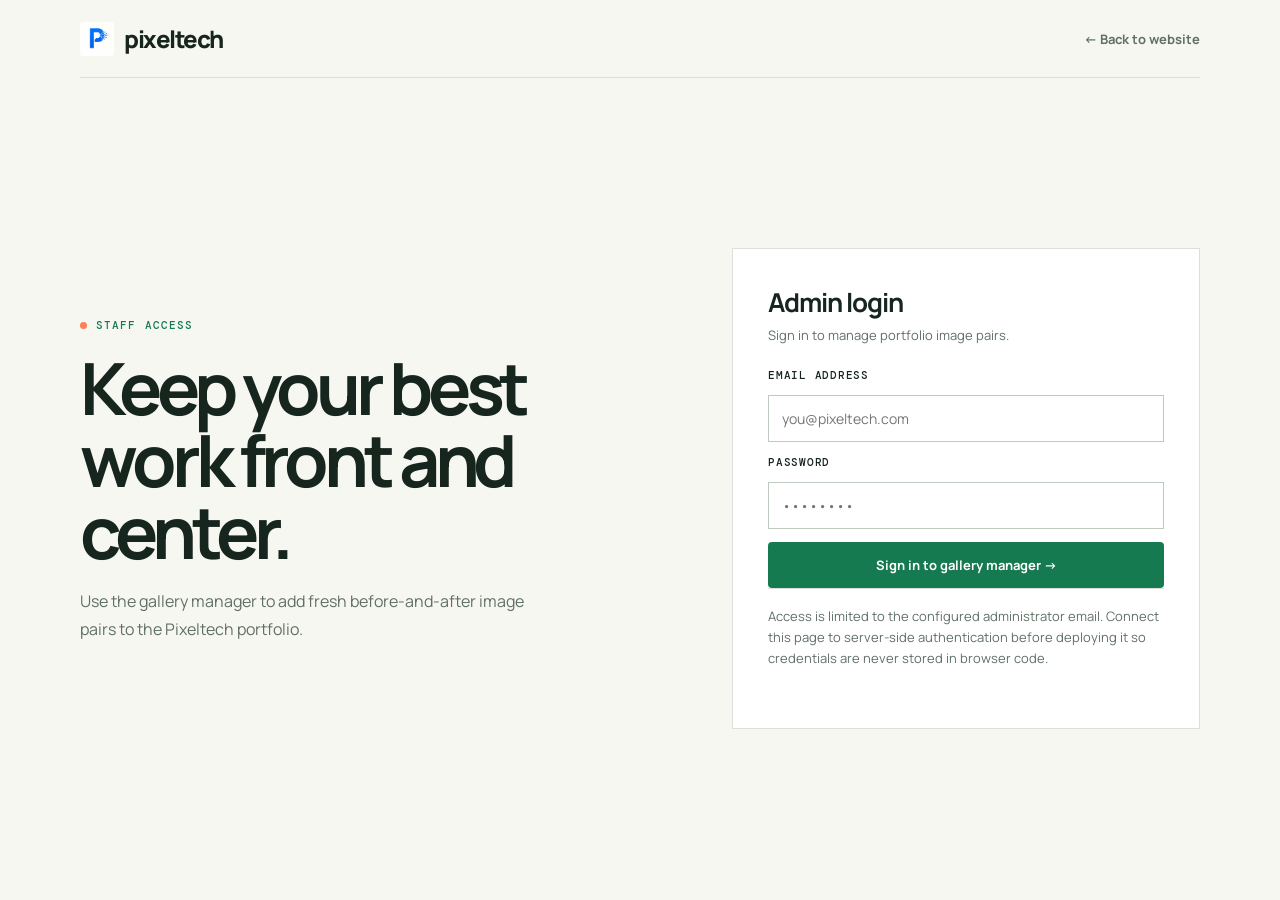
<file: admin-7.html>
<!-- admin.html -->
<!doctype html>
<html lang="en">
<head>
  <meta charset="utf-8">
  <meta name="viewport" content="width=device-width, initial-scale=1">
  <meta name="description" content="Pixeltech administrator workspace for publishing before and after image pairs.">
  <title>Pixeltech Admin — Gallery manager</title>
  <link rel="preconnect" href="https://fonts.googleapis.com">
  <link rel="preconnect" href="https://fonts.gstatic.com" crossorigin>
  <link href="https://fonts.googleapis.com/css2?family=DM+Mono:wght@400;500&family=Manrope:wght@400;500;600;700;800&display=swap" rel="stylesheet">
  <style>
    :root{--ink:#17251f;--green:#167a50;--lime:#d9ff6e;--cream:#f7f7f1;--muted:#607067;--line:#dbe1da;--orange:#fb8159}
    *{box-sizing:border-box}
    body{margin:0;background:var(--cream);color:var(--ink);font-family:Manrope,Arial,sans-serif}
    .shell{width:min(1120px,calc(100% - 48px));margin:auto}
    .brand{font-size:24px;font-weight:800;letter-spacing:-1.5px;text-decoration:none;color:inherit;display:flex;align-items:center;gap:10px}
    .brand-logo{width:34px;height:34px;object-fit:cover;object-position:center;border-radius:3px}
    header{height:78px;display:flex;align-items:center;justify-content:space-between;border-bottom:1px solid var(--line)}
    .back{color:var(--muted);font-size:13px;font-weight:700;text-decoration:none}
    .back:hover{color:var(--green)}
    .eyebrow{font:500 11px "DM Mono",monospace;text-transform:uppercase;letter-spacing:.1em;color:var(--green);display:flex;gap:9px;align-items:center}
    .eyebrow:before{content:"";width:7px;height:7px;border-radius:50%;background:var(--orange)}
    .login-shell{min-height:calc(100vh - 79px);display:grid;grid-template-columns:1.1fr .9fr;gap:80px;align-items:center}
    .login-copy h1{font-size:clamp(44px,6vw,72px);line-height:1;letter-spacing:-.07em;margin:20px 0}
    .login-copy p{max-width:470px;color:var(--muted);font-size:16px;line-height:1.7}
    .login-card,.manager-card{background:#fff;border:1px solid var(--line);padding:35px}
    .login-card h2{font-size:26px;letter-spacing:-1px;margin:0 0 6px}
    .login-card p{font-size:13px;color:var(--muted);margin:0 0 24px}
    .form{display:grid;gap:13px}
    .form label{font:500 11px "DM Mono",monospace;text-transform:uppercase;letter-spacing:.07em}
    .form input,.form textarea{font:14px Manrope,sans-serif;padding:13px;border:1px solid #bec9c0;width:100%;font-family:inherit}
    .form textarea{resize:vertical;min-height:80px}
    .button{border:0;border-radius:4px;background:var(--green);padding:14px 20px;color:#fff;font:700 13px Manrope,sans-serif;cursor:pointer;transition:background .2s}
    .button:hover{background:#0d603d}
    .button.secondary{background:transparent;border:1px solid var(--line);color:var(--ink)}
    .button.secondary:hover{background:var(--cream)}
    .login-note{border-top:1px solid var(--line);padding-top:17px;font-size:12px;color:var(--muted);line-height:1.6}
    .login-error{display:none;margin:2px 0 0;padding:10px 12px;background:#fff0eb;color:#a34024;font-size:12px;font-weight:700}
    .manager{display:none;padding:48px 0 90px}
    .topline{display:flex;justify-content:space-between;align-items:end;gap:25px;margin-bottom:37px}
    .topline h1{font-size:42px;letter-spacing:-2px;margin:12px 0 0}
    .signed-in{font-size:12px;color:var(--muted)}
    .signed-in button{border:0;background:transparent;text-decoration:underline;color:var(--green);cursor:pointer;font:inherit}
    .manager-grid{display:grid;grid-template-columns:1fr .9fr;gap:24px}
    .manager-card h2{font-size:20px;letter-spacing:-.8px;margin:0 0 8px}
    .manager-card>p{font-size:13px;line-height:1.6;color:var(--muted);margin:0 0 24px}
    .pair-inputs{display:grid;grid-template-columns:1fr 1fr;gap:14px}
    .dropzone{min-height:178px;padding:20px;border:1px dashed #9fb0a4;background:#f9fbf8;display:flex;flex-direction:column;justify-content:center;align-items:center;text-align:center;cursor:pointer;transition:background .2s}
    .dropzone:hover{background:#eef4f0}
    .dropzone strong{font-size:13px}
    .dropzone span{font-size:11px;color:var(--muted);margin-top:5px}
    .dropzone input{display:none}
    .dropzone.has-image{background:#e6f0ea;border-color:#167a50}
    .dropzone.has-image strong{color:var(--green)}
    .publish{margin-top:18px;width:100%}
    .gallery-list{display:grid;gap:13px}
    .gallery-item{display:grid;grid-template-columns:76px 76px 1fr auto;gap:10px;align-items:center;border:1px solid var(--line);padding:12px;background:#fff;border-radius:3px;transition:background .2s}
    .gallery-item:hover{background:#f9fbf8}
    .thumbnail{height:56px;background:#e6ede7;display:grid;place-items:center;overflow:hidden;font:10px "DM Mono",monospace;color:var(--muted);border-radius:2px}
    .thumbnail img{width:100%;height:100%;object-fit:cover}
    .gallery-details{display:flex;flex-direction:column;gap:3px}
    .gallery-item strong{font-size:13px;display:block}
    .gallery-item span{font-size:11px;color:var(--muted)}
    .item-actions{display:flex;gap:8px}
    .item-btn{border:0;background:transparent;padding:6px 10px;cursor:pointer;font:700 12px Manrope;border-radius:3px;transition:background .2s;color:var(--ink)}
    .item-btn:hover{background:var(--cream)}
    .item-btn.delete{color:var(--orange)}
    .empty{padding:18px;background:#f6f8f5;font-size:13px;color:var(--muted);border-radius:3px}
    .success{display:none;margin-top:14px;padding:12px;background:#e7f6d2;color:#285337;font-size:12px;font-weight:700;border-radius:3px}
    .error{display:none;margin-top:14px;padding:12px;background:#fff0eb;color:#a34024;font-size:12px;font-weight:700;border-radius:3px}
    .form-group{display:grid;gap:8px}
    .form-actions{display:flex;gap:10px;margin-top:18px}
    .form-actions button{flex:1}
    .edit-mode .pair-inputs{grid-template-columns:1fr}
    @media(max-width:760px){
      .shell{width:min(100% - 32px,1120px)}
      .login-shell,.manager-grid{grid-template-columns:1fr;gap:30px}
      .login-shell{padding:50px 0}
      .topline{align-items:flex-start;flex-direction:column}
      .pair-inputs{grid-template-columns:1fr}
      .manager-card,.login-card{padding:24px}
      .gallery-item{grid-template-columns:56px 56px 1fr auto}
      .thumbnail{height:46px}
    }
  </style>
</head>
<body>
  <header class="shell">
    <a class="brand" href="index.html"><img class="brand-logo" src="images/logo.png" alt="">pixeltech</a>
    <a class="back" href="index.html">← Back to website</a>
  </header>

  <main>
    <section class="login-shell shell" id="login-view">
      <div class="login-copy">
        <div class="eyebrow">Staff access</div>
        <h1>Keep your best work front and center.</h1>
        <p>Use the gallery manager to add fresh before-and-after image pairs to the Pixeltech portfolio.</p>
      </div>

      <div class="login-card">
        <h2>Admin login</h2>
        <p>Sign in to manage portfolio image pairs.</p>

        <form class="form" id="login-form">
          <label for="email">Email address</label>
          <input id="email" type="email" autocomplete="email" required placeholder="you@pixeltech.com">

          <label for="password">Password</label>
          <input id="password" type="password" autocomplete="current-password" required placeholder="••••••••">

          <button class="button" type="submit">Sign in to gallery manager →</button>

          <p class="login-error" id="login-error" role="alert" aria-live="polite">
            Only the configured Pixeltech administrator account can access this page.
          </p>
        </form>

        <p class="login-note">
          Access is limited to the configured administrator email. Connect this page to server-side authentication before deploying it so credentials are never stored in browser code.
        </p>
      </div>
    </section>

    <section class="manager shell" id="manager-view">
      <div class="topline">
        <div>
          <div class="eyebrow">Gallery manager</div>
          <h1 id="form-title">Add a before &amp; after pair</h1>
        </div>

        <div class="signed-in">
          Signed in as <strong id="admin-email"></strong> ·
          <button type="button" id="sign-out">Sign out</button>
        </div>
      </div>

      <div class="manager-grid">
        <article class="manager-card">
          <h2 id="card-title">New portfolio pair</h2>
          <p id="card-description">Choose an original and finished image. They will be previewed below before you publish the pair to the website gallery.</p>

          <form id="pair-form" class="edit-mode" style="display:none">
            <div class="form-group">
              <label for="item-title">Image title (optional)</label>
              <input id="item-title" type="text" placeholder="e.g. Beachfront Condo - Living Room">
            </div>

            <div class="form-group">
              <label for="item-service">Service applied</label>
              <select id="item-service">
                <option>Standard editing</option>
                <option>Sky &amp; lawn enhancement</option>
                <option>Object removal</option>
                <option>Full premium</option>
              </select>
            </div>

            <div class="pair-inputs">
              <label class="dropzone" for="before-file">
                <strong id="before-label">Before image</strong>
                <span>Click to choose a JPG, PNG, or WebP</span>
                <input id="before-file" type="file" accept="image/jpeg,image/png,image/webp">
              </label>

              <label class="dropzone" for="after-file">
                <strong id="after-label">After image</strong>
                <span>Click to choose a JPG, PNG, or WebP</span>
                <input id="after-file" type="file" accept="image/jpeg,image/png,image/webp">
              </label>
            </div>

            <div class="form-actions">
              <button class="button" id="submit-btn" type="submit">Publish image pair →</button>
              <button class="button secondary" id="cancel-btn" type="button" style="display:none">Cancel edit</button>
            </div>

            <div class="success" id="success" role="status">Image pair added to this session's gallery preview.</div>
            <div class="error" id="error" role="alert"></div>
          </form>

          <form id="simple-form" class="form">
            <div class="form-group">
              <label for="item-title-simple">Image title (optional)</label>
              <input id="item-title-simple" type="text" placeholder="e.g. Beachfront Condo - Living Room">
            </div>

            <div class="form-group">
              <label for="item-service-simple">Service applied</label>
              <select id="item-service-simple">
                <option>Standard editing</option>
                <option>Sky &amp; lawn enhancement</option>
                <option>Object removal</option>
                <option>Full premium</option>
              </select>
            </div>

            <div class="pair-inputs">
              <label class="dropzone" for="before-file-simple">
                <strong>Before image</strong>
                <span>Click to choose a JPG, PNG, or WebP</span>
                <input id="before-file-simple" type="file" accept="image/jpeg,image/png,image/webp" required>
              </label>

              <label class="dropzone" for="after-file-simple">
                <strong>After image</strong>
                <span>Click to choose a JPG, PNG, or WebP</span>
                <input id="after-file-simple" type="file" accept="image/jpeg,image/png,image/webp" required>
              </label>
            </div>

            <button class="button publish" type="submit">Publish image pair →</button>
            <div class="success" id="success-simple" role="status">Image pair added to your gallery.</div>
            <div class="error" id="error-simple" role="alert"></div>
          </form>
        </article>

        <aside class="manager-card">
          <h2>Portfolio gallery</h2>
          <p id="gallery-description">Manage your published image pairs. Updates appear instantly on your website.</p>

          <div class="gallery-list" id="gallery-list">
            <div class="empty" id="empty-state">No image pairs yet. Add your first pair to get started.</div>
          </div>
        </aside>
      </div>
    </section>
  </main>

  <script>
    const ADMIN_EMAIL = 'arunrajac3sac@gmail.com';
    const ADMIN_PASSWORD = 'PixeltechAdmin!';

    const loginView = document.getElementById('login-view');
    const managerView = document.getElementById('manager-view');
    const email = document.getElementById('email');
    const password = document.getElementById('password');
    const adminEmail = document.getElementById('admin-email');
    const loginError = document.getElementById('login-error');

    // Gallery data management
    const gallery = {
      load() {
        const stored = localStorage.getItem('pixeltech_gallery');
        return stored ? JSON.parse(stored) : [];
      },
      
      save(items) {
        localStorage.setItem('pixeltech_gallery', JSON.stringify(items));
      },
      
      add(item) {
        const items = this.load();
        item.id = Date.now().toString();
        items.unshift(item);
        this.save(items);
        return item;
      },
      
      remove(id) {
        const items = this.load();
        const filtered = items.filter(item => item.id !== id);
        this.save(filtered);
      },
      
      update(id, item) {
        const items = this.load();
        const index = items.findIndex(i => i.id === id);
        if (index !== -1) {
          items[index] = { ...items[index], ...item };
          this.save(items);
        }
      },
      
      get(id) {
        const items = this.load();
        return items.find(i => i.id === id);
      }
    };

    let editingId = null;

    // Check if we're in edit mode
    function checkEditMode() {
      const params = new URLSearchParams(window.location.search);
      const edit = params.get('edit');
      if (edit) {
        const item = gallery.get(edit);
        if (item) {
          editingId = edit;
          loadEditForm(item);
        }
      }
    }

    function loadEditForm(item) {
      document.getElementById('simple-form').style.display = 'none';
      document.getElementById('pair-form').style.display = 'block';
      document.getElementById('form-title').textContent = 'Edit portfolio pair';
      document.getElementById('card-title').textContent = 'Edit image pair';
      document.getElementById('card-description').textContent = 'Update the title, service, or images for this portfolio item.';
      document.getElementById('submit-btn').textContent = 'Update image pair →';
      document.getElementById('cancel-btn').style.display = 'block';
      
      document.getElementById('item-title').value = item.title || '';
      document.getElementById('item-service').value = item.service || 'Standard editing';
    }

    // Login handler
    document.getElementById('login-form').addEventListener('submit', event => {
      event.preventDefault();

      const submittedEmail = email.value.trim().toLowerCase();

      if (submittedEmail !== ADMIN_EMAIL || password.value !== ADMIN_PASSWORD) {
        loginError.style.display = 'block';
        password.value = '';
        password.focus();
        return;
      }

      loginError.style.display = 'none';
      adminEmail.textContent = ADMIN_EMAIL;
      loginView.style.display = 'none';
      managerView.style.display = 'block';
      checkEditMode();
      renderGallery();
    });

    // Sign out handler
    document.getElementById('sign-out').addEventListener('click', () => {
      document.getElementById('login-form').reset();
      loginError.style.display = 'none';
      managerView.style.display = 'none';
      loginView.style.display = 'grid';
      email.focus();
      editingId = null;
      document.getElementById('simple-form').style.display = 'block';
      document.getElementById('pair-form').style.display = 'none';
      window.history.replaceState({}, document.title, window.location.pathname);
    });

    // Cancel edit handler
    document.getElementById('cancel-btn').addEventListener('click', () => {
      editingId = null;
      document.getElementById('simple-form').style.display = 'block';
      document.getElementById('pair-form').style.display = 'none';
      document.getElementById('form-title').textContent = 'Add a before &amp; after pair';
      document.getElementById('card-title').textContent = 'New portfolio pair';
      document.getElementById('card-description').textContent = 'Choose an original and finished image. They will be previewed below before you publish the pair to the website gallery.';
      document.getElementById('submit-btn').textContent = 'Publish image pair →';
      document.getElementById('cancel-btn').style.display = 'none';
      window.history.replaceState({}, document.title, window.location.pathname);
    });

    // Simple form handler (add new)
    document.getElementById('simple-form').addEventListener('submit', event => {
      event.preventDefault();

      const before = document.getElementById('before-file-simple').files[0];
      const after = document.getElementById('after-file-simple').files[0];
      const error = document.getElementById('error-simple');
      const success = document.getElementById('success-simple');

      error.style.display = 'none';
      success.style.display = 'none';

      if (!before || !after) {
        error.textContent = 'Please select both before and after images.';
        error.style.display = 'block';
        return;
      }

      // Use Promise.all for better async handling
      const reader1 = new FileReader();
      const reader2 = new FileReader();
      let beforeData = null;
      let afterData = null;
      let readCount = 0;

      const onBothRead = () => {
        if (readCount === 2 && beforeData && afterData) {
          try {
            gallery.add({
              title: document.getElementById('item-title-simple').value || 'Portfolio item',
              service: document.getElementById('item-service-simple').value,
              before: beforeData,
              after: afterData
            });

            success.textContent = 'Portfolio pair added! Refreshing your gallery...';
            success.style.display = 'block';
            renderGallery();
            event.target.reset();
            
            setTimeout(() => { 
              success.textContent = 'Image pair added to your gallery.';
              success.style.display = 'none'; 
            }, 3000);
          } catch (e) {
            error.textContent = 'Error saving image. Please try again.';
            error.style.display = 'block';
            console.error('Gallery save error:', e);
          }
        }
      };

      reader1.onerror = () => {
        error.textContent = 'Error reading before image.';
        error.style.display = 'block';
      };

      reader2.onerror = () => {
        error.textContent = 'Error reading after image.';
        error.style.display = 'block';
      };

      reader1.onload = () => {
        beforeData = reader1.result;
        readCount++;
        onBothRead();
      };

      reader2.onload = () => {
        afterData = reader2.result;
        readCount++;
        onBothRead();
      };

      reader1.readAsDataURL(before);
      reader2.readAsDataURL(after);
    });

    // Edit form handler (update existing)
    document.getElementById('pair-form').addEventListener('submit', event => {
      event.preventDefault();

      if (!editingId) return;

      const before = document.getElementById('before-file').files[0];
      const after = document.getElementById('after-file').files[0];
      const error = document.getElementById('error');
      const success = document.getElementById('success');

      error.style.display = 'none';
      success.style.display = 'none';

      const currentItem = gallery.get(editingId);
      
      // Handle file reads asynchronously
      const promises = [];
      
      if (before) {
        promises.push(new Promise((resolve, reject) => {
          const reader = new FileReader();
          reader.onload = () => resolve(reader.result);
          reader.onerror = () => reject('Error reading before image');
          reader.readAsDataURL(before);
        }));
      } else {
        promises.push(Promise.resolve(currentItem.before));
      }

      if (after) {
        promises.push(new Promise((resolve, reject) => {
          const reader = new FileReader();
          reader.onload = () => resolve(reader.result);
          reader.onerror = () => reject('Error reading after image');
          reader.readAsDataURL(after);
        }));
      } else {
        promises.push(Promise.resolve(currentItem.after));
      }

      Promise.all(promises).then(([beforeSrc, afterSrc]) => {
        gallery.update(editingId, {
          title: document.getElementById('item-title').value || 'Portfolio item',
          service: document.getElementById('item-service').value,
          before: beforeSrc,
          after: afterSrc
        });

        success.textContent = 'Image pair updated successfully!';
        success.style.display = 'block';
        renderGallery();

        setTimeout(() => {
          editingId = null;
          document.getElementById('simple-form').style.display = 'block';
          document.getElementById('pair-form').style.display = 'none';
          document.getElementById('form-title').textContent = 'Add a before &amp; after pair';
          document.getElementById('card-title').textContent = 'New portfolio pair';
          document.getElementById('card-description').textContent = 'Choose an original and finished image. They will be previewed below before you publish the pair to the website gallery.';
          document.getElementById('submit-btn').textContent = 'Publish image pair →';
          document.getElementById('cancel-btn').style.display = 'none';
          window.history.replaceState({}, document.title, window.location.pathname);
          success.style.display = 'none';
        }, 2000);
      }).catch(err => {
        error.textContent = err || 'Error updating image pair.';
        error.style.display = 'block';
        console.error('Update error:', err);
      });
    });

    // Render gallery list
    function renderGallery() {
      const galleryList = document.getElementById('gallery-list');
      const items = gallery.load();

      if (items.length === 0) {
        galleryList.innerHTML = '<div class="empty" id="empty-state">No image pairs yet. Add your first pair to get started.</div>';
        return;
      }

      galleryList.innerHTML = items.map(item => `
        <div class="gallery-item">
          <div class="thumbnail">
            <img src="${item.before}" alt="Before thumbnail">
          </div>
          <div class="thumbnail">
            <img src="${item.after}" alt="After thumbnail">
          </div>
          <div class="gallery-details">
            <strong>${item.title || 'Portfolio item'}</strong>
            <span>${item.service} · Published</span>
          </div>
          <div class="item-actions">
            <button class="item-btn" onclick="editItem('${item.id}')" title="Edit">✏️</button>
            <button class="item-btn delete" onclick="deleteItem('${item.id}')" title="Delete">🗑</button>
          </div>
        </div>
      `).join('');
    }

    // Edit and delete handlers
    window.editItem = function(id) {
      const item = gallery.get(id);
      if (item) {
        editingId = id;
        loadEditForm(item);
        window.scrollTo({ top: 0, behavior: 'smooth' });
      }
    };

    window.deleteItem = function(id) {
      if (confirm('Are you sure you want to delete this portfolio item? This will remove it from your website gallery.')) {
        gallery.remove(id);
        renderGallery();
      }
    };
  </script>
</body>
</html>
</file>
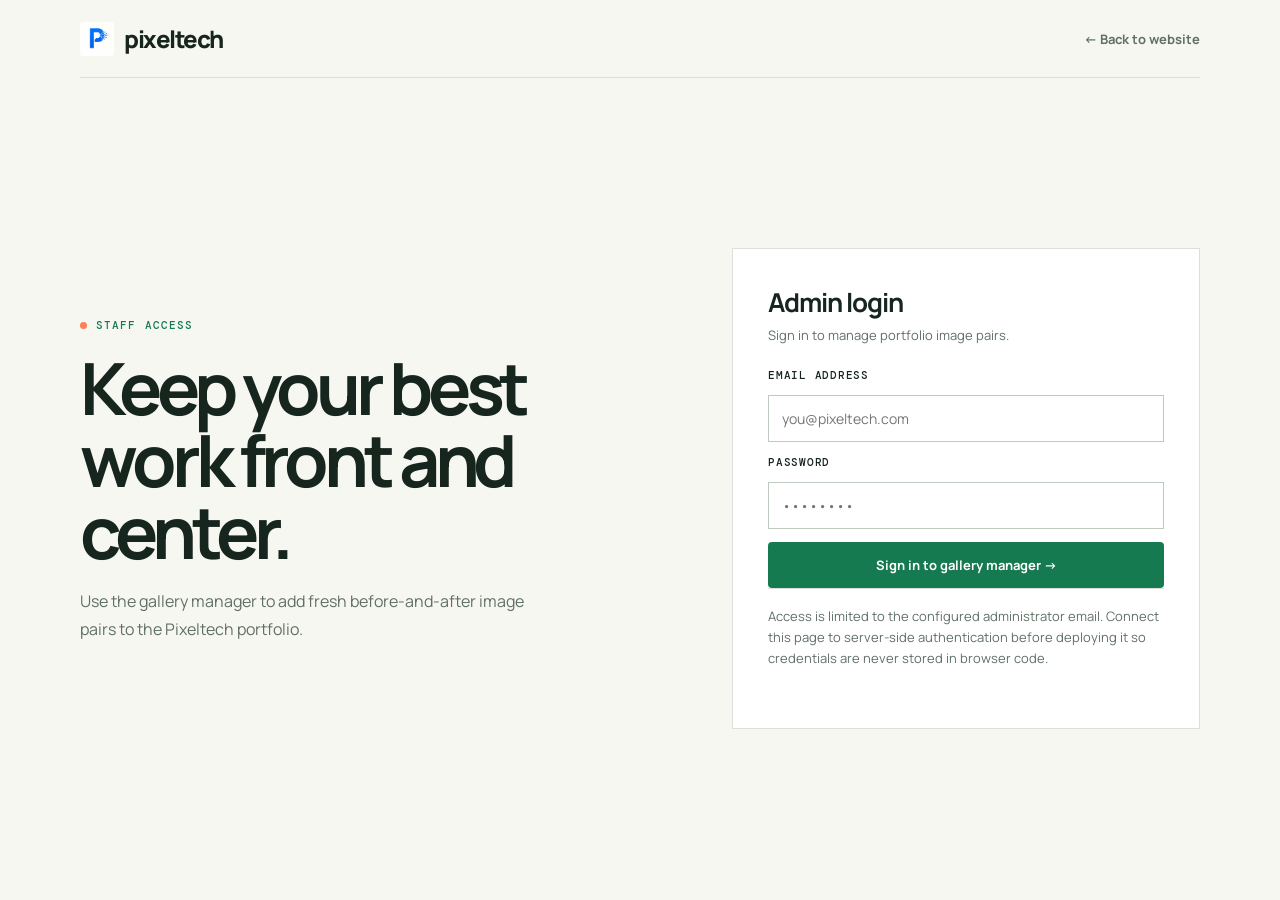
<file: admin-8.html>
<!-- admin.html -->
<!doctype html>
<html lang="en">
<head>
  <meta charset="utf-8">
  <meta name="viewport" content="width=device-width, initial-scale=1">
  <meta name="description" content="Pixeltech administrator workspace for publishing before and after image pairs.">
  <title>Pixeltech Admin — Gallery manager</title>
  <link rel="preconnect" href="https://fonts.googleapis.com">
  <link rel="preconnect" href="https://fonts.gstatic.com" crossorigin>
  <link href="https://fonts.googleapis.com/css2?family=DM+Mono:wght@400;500&family=Manrope:wght@400;500;600;700;800&display=swap" rel="stylesheet">
  <style>
    :root{--ink:#17251f;--green:#167a50;--lime:#d9ff6e;--cream:#f7f7f1;--muted:#607067;--line:#dbe1da;--orange:#fb8159}
    *{box-sizing:border-box}
    body{margin:0;background:var(--cream);color:var(--ink);font-family:Manrope,Arial,sans-serif}
    .shell{width:min(1120px,calc(100% - 48px));margin:auto}
    .brand{font-size:24px;font-weight:800;letter-spacing:-1.5px;text-decoration:none;color:inherit;display:flex;align-items:center;gap:10px}
    .brand-logo{width:34px;height:34px;object-fit:cover;object-position:center;border-radius:3px}
    header{height:78px;display:flex;align-items:center;justify-content:space-between;border-bottom:1px solid var(--line)}
    .back{color:var(--muted);font-size:13px;font-weight:700;text-decoration:none}
    .back:hover{color:var(--green)}
    .eyebrow{font:500 11px "DM Mono",monospace;text-transform:uppercase;letter-spacing:.1em;color:var(--green);display:flex;gap:9px;align-items:center}
    .eyebrow:before{content:"";width:7px;height:7px;border-radius:50%;background:var(--orange)}
    .login-shell{min-height:calc(100vh - 79px);display:grid;grid-template-columns:1.1fr .9fr;gap:80px;align-items:center}
    .login-copy h1{font-size:clamp(44px,6vw,72px);line-height:1;letter-spacing:-.07em;margin:20px 0}
    .login-copy p{max-width:470px;color:var(--muted);font-size:16px;line-height:1.7}
    .login-card,.manager-card{background:#fff;border:1px solid var(--line);padding:35px}
    .login-card h2{font-size:26px;letter-spacing:-1px;margin:0 0 6px}
    .login-card p{font-size:13px;color:var(--muted);margin:0 0 24px}
    .form{display:grid;gap:13px}
    .form label{font:500 11px "DM Mono",monospace;text-transform:uppercase;letter-spacing:.07em}
    .form input,.form textarea{font:14px Manrope,sans-serif;padding:13px;border:1px solid #bec9c0;width:100%;font-family:inherit}
    .form textarea{resize:vertical;min-height:80px}
    .button{border:0;border-radius:4px;background:var(--green);padding:14px 20px;color:#fff;font:700 13px Manrope,sans-serif;cursor:pointer;transition:background .2s}
    .button:hover{background:#0d603d}
    .button.secondary{background:transparent;border:1px solid var(--line);color:var(--ink)}
    .button.secondary:hover{background:var(--cream)}
    .login-note{border-top:1px solid var(--line);padding-top:17px;font-size:12px;color:var(--muted);line-height:1.6}
    .login-error{display:none;margin:2px 0 0;padding:10px 12px;background:#fff0eb;color:#a34024;font-size:12px;font-weight:700}
    .manager{display:none;padding:48px 0 90px}
    .topline{display:flex;justify-content:space-between;align-items:end;gap:25px;margin-bottom:37px}
    .topline h1{font-size:42px;letter-spacing:-2px;margin:12px 0 0}
    .signed-in{font-size:12px;color:var(--muted)}
    .signed-in button{border:0;background:transparent;text-decoration:underline;color:var(--green);cursor:pointer;font:inherit}
    .manager-grid{display:grid;grid-template-columns:1fr .9fr;gap:24px}
    .manager-card h2{font-size:20px;letter-spacing:-.8px;margin:0 0 8px}
    .manager-card>p{font-size:13px;line-height:1.6;color:var(--muted);margin:0 0 24px}
    .pair-inputs{display:grid;grid-template-columns:1fr 1fr;gap:14px}
    .dropzone{min-height:178px;padding:20px;border:1px dashed #9fb0a4;background:#f9fbf8;display:flex;flex-direction:column;justify-content:center;align-items:center;text-align:center;cursor:pointer;transition:background .2s}
    .dropzone:hover{background:#eef4f0}
    .dropzone strong{font-size:13px}
    .dropzone span{font-size:11px;color:var(--muted);margin-top:5px}
    .dropzone input{display:none}
    .dropzone.has-image{background:#e6f0ea;border-color:#167a50}
    .dropzone.has-image strong{color:var(--green)}
    .publish{margin-top:18px;width:100%}
    .gallery-list{display:grid;gap:13px}
    .gallery-item{display:grid;grid-template-columns:76px 76px 1fr auto;gap:10px;align-items:center;border:1px solid var(--line);padding:12px;background:#fff;border-radius:3px;transition:background .2s}
    .gallery-item:hover{background:#f9fbf8}
    .thumbnail{height:56px;background:#e6ede7;display:grid;place-items:center;overflow:hidden;font:10px "DM Mono",monospace;color:var(--muted);border-radius:2px}
    .thumbnail img{width:100%;height:100%;object-fit:cover}
    .gallery-details{display:flex;flex-direction:column;gap:3px}
    .gallery-item strong{font-size:13px;display:block}
    .gallery-item span{font-size:11px;color:var(--muted)}
    .item-actions{display:flex;gap:8px}
    .item-btn{border:0;background:transparent;padding:6px 10px;cursor:pointer;font:700 12px Manrope;border-radius:3px;transition:background .2s;color:var(--ink)}
    .item-btn:hover{background:var(--cream)}
    .item-btn.delete{color:var(--orange)}
    .empty{padding:18px;background:#f6f8f5;font-size:13px;color:var(--muted);border-radius:3px}
    .success{display:none;margin-top:14px;padding:12px;background:#e7f6d2;color:#285337;font-size:12px;font-weight:700;border-radius:3px}
    .error{display:none;margin-top:14px;padding:12px;background:#fff0eb;color:#a34024;font-size:12px;font-weight:700;border-radius:3px}
    .info{display:none;margin-top:14px;padding:12px;background:#e3f2fd;color:#0d47a1;font-size:12px;font-weight:700;border-radius:3px}
    .form-group{display:grid;gap:8px}
    .form-actions{display:flex;gap:10px;margin-top:18px}
    .form-actions button{flex:1}
    .storage-bar{height:8px;background:#e0e0e0;border-radius:4px;overflow:hidden;margin-top:8px}
    .storage-fill{height:100%;background:#167a50;transition:width .3s}
    .storage-text{font-size:11px;color:var(--muted);margin-top:6px}
    @media(max-width:760px){
      .shell{width:min(100% - 32px,1120px)}
      .login-shell,.manager-grid{grid-template-columns:1fr;gap:30px}
      .login-shell{padding:50px 0}
      .topline{align-items:flex-start;flex-direction:column}
      .pair-inputs{grid-template-columns:1fr}
      .manager-card,.login-card{padding:24px}
      .gallery-item{grid-template-columns:56px 56px 1fr auto}
      .thumbnail{height:46px}
    }
  </style>
</head>
<body>
  <header class="shell">
    <a class="brand" href="index.html"><img class="brand-logo" src="images/logo.png" alt="">pixeltech</a>
    <a class="back" href="index.html">← Back to website</a>
  </header>

  <main>
    <section class="login-shell shell" id="login-view">
      <div class="login-copy">
        <div class="eyebrow">Staff access</div>
        <h1>Keep your best work front and center.</h1>
        <p>Use the gallery manager to add fresh before-and-after image pairs to the Pixeltech portfolio.</p>
      </div>

      <div class="login-card">
        <h2>Admin login</h2>
        <p>Sign in to manage portfolio image pairs.</p>

        <form class="form" id="login-form">
          <label for="email">Email address</label>
          <input id="email" type="email" autocomplete="email" required placeholder="you@pixeltech.com">

          <label for="password">Password</label>
          <input id="password" type="password" autocomplete="current-password" required placeholder="••••••••">

          <button class="button" type="submit">Sign in to gallery manager →</button>

          <p class="login-error" id="login-error" role="alert" aria-live="polite">
            Only the configured Pixeltech administrator account can access this page.
          </p>
        </form>

        <p class="login-note">
          Access is limited to the configured administrator email. Connect this page to server-side authentication before deploying it so credentials are never stored in browser code.
        </p>
      </div>
    </section>

    <section class="manager shell" id="manager-view">
      <div class="topline">
        <div>
          <div class="eyebrow">Gallery manager</div>
          <h1 id="form-title">Add a before &amp; after pair</h1>
        </div>

        <div class="signed-in">
          Signed in as <strong id="admin-email"></strong> ·
          <button type="button" id="sign-out">Sign out</button>
        </div>
      </div>

      <div class="manager-grid">
        <article class="manager-card">
          <h2 id="card-title">New portfolio pair</h2>
          <p id="card-description">Choose an original and finished image. They will be previewed below before you publish the pair to the website gallery.</p>

          <form id="simple-form" class="form">
            <div class="form-group">
              <label for="item-title-simple">Image title (optional)</label>
              <input id="item-title-simple" type="text" placeholder="e.g. Beachfront Condo - Living Room">
            </div>

            <div class="form-group">
              <label for="item-service-simple">Service applied</label>
              <select id="item-service-simple">
                <option>Standard editing</option>
                <option>Sky &amp; lawn enhancement</option>
                <option>Object removal</option>
                <option>Full premium</option>
              </select>
            </div>

            <div class="pair-inputs">
              <label class="dropzone" for="before-file-simple">
                <strong>Before image</strong>
                <span>Click to choose a JPG, PNG, or WebP</span>
                <input id="before-file-simple" type="file" accept="image/jpeg,image/png,image/webp" required>
              </label>

              <label class="dropzone" for="after-file-simple">
                <strong>After image</strong>
                <span>Click to choose a JPG, PNG, or WebP</span>
                <input id="after-file-simple" type="file" accept="image/jpeg,image/png,image/webp" required>
              </label>
            </div>

            <button class="button publish" type="submit">Publish image pair →</button>
            <div class="info" id="compress-info" role="status"></div>
            <div class="success" id="success-simple" role="status">Image pair added to your gallery.</div>
            <div class="error" id="error-simple" role="alert"></div>
            
            <div style="margin-top:20px;padding-top:20px;border-top:1px solid var(--line)">
              <div style="font-size:12px;color:var(--muted);margin-bottom:8px">Storage usage:</div>
              <div class="storage-bar">
                <div class="storage-fill" id="storage-fill" style="width:0%"></div>
              </div>
              <div class="storage-text" id="storage-text">0% used (0 MB / 5 MB)</div>
            </div>
          </form>
        </article>

        <aside class="manager-card">
          <h2>Portfolio gallery</h2>
          <p id="gallery-description">Manage your published image pairs. Updates appear instantly on your website.</p>

          <div class="gallery-list" id="gallery-list">
            <div class="empty" id="empty-state">No image pairs yet. Add your first pair to get started.</div>
          </div>
        </aside>
      </div>
    </section>
  </main>

  <script>
    const ADMIN_EMAIL = 'arunrajac3sac@gmail.com';
    const ADMIN_PASSWORD = 'PixeltechAdmin!';

    // Image compression utility
    const imageCompressor = {
      compress(file, quality = 0.75, maxWidth = 1400, maxHeight = 1400) {
        return new Promise((resolve, reject) => {
          const reader = new FileReader();
          
          reader.onload = (e) => {
            const img = new Image();
            img.onload = () => {
              const canvas = document.createElement('canvas');
              let { width, height } = img;

              // Resize if too large
              if (width > maxWidth || height > maxHeight) {
                const scale = Math.min(maxWidth / width, maxHeight / height);
                width = width * scale;
                height = height * scale;
              }

              canvas.width = width;
              canvas.height = height;
              const ctx = canvas.getContext('2d');
              ctx.drawImage(img, 0, 0, width, height);

              // Compress to JPEG
              const compressed = canvas.toDataURL('image/jpeg', quality);
              const originalSize = file.size;
              const compressedSize = compressed.length;
              
              resolve({
                data: compressed,
                originalSize,
                compressedSize,
                ratio: ((1 - compressedSize / originalSize) * 100).toFixed(1)
              });
            };
            img.onerror = () => reject('Failed to load image');
            img.src = e.target.result;
          };
          reader.onerror = () => reject('Failed to read file');
          reader.readAsDataURL(file);
        });
      },

      getStorageInfo() {
        const stored = localStorage.getItem('pixeltech_gallery');
        const usedBytes = stored ? new Blob([stored]).size : 0;
        const limitBytes = 5 * 1024 * 1024;
        return {
          used: usedBytes,
          limit: limitBytes,
          available: limitBytes - usedBytes,
          percentUsed: ((usedBytes / limitBytes) * 100).toFixed(1)
        };
      }
    };

    // Update storage display
    function updateStorageDisplay() {
      const info = imageCompressor.getStorageInfo();
      const usedMB = (info.used / (1024 * 1024)).toFixed(2);
      const limitMB = (info.limit / (1024 * 1024)).toFixed(1);
      document.getElementById('storage-fill').style.width = info.percentUsed + '%';
      document.getElementById('storage-text').textContent = `${info.percentUsed}% used (${usedMB} MB / ${limitMB} MB)`;
    }

    const loginView = document.getElementById('login-view');
    const managerView = document.getElementById('manager-view');
    const email = document.getElementById('email');
    const password = document.getElementById('password');
    const adminEmail = document.getElementById('admin-email');
    const loginError = document.getElementById('login-error');

    // Gallery data management
    const gallery = {
      load() {
        const stored = localStorage.getItem('pixeltech_gallery');
        return stored ? JSON.parse(stored) : [];
      },
      
      save(items) {
        localStorage.setItem('pixeltech_gallery', JSON.stringify(items));
      },
      
      add(item) {
        const items = this.load();
        item.id = Date.now().toString();
        items.unshift(item);
        this.save(items);
        return item;
      },
      
      remove(id) {
        const items = this.load();
        const filtered = items.filter(item => item.id !== id);
        this.save(filtered);
      },
      
      update(id, item) {
        const items = this.load();
        const index = items.findIndex(i => i.id === id);
        if (index !== -1) {
          items[index] = { ...items[index], ...item };
          this.save(items);
        }
      },
      
      get(id) {
        const items = this.load();
        return items.find(i => i.id === id);
      }
    };

    // Login handler
    document.getElementById('login-form').addEventListener('submit', event => {
      event.preventDefault();

      const submittedEmail = email.value.trim().toLowerCase();

      if (submittedEmail !== ADMIN_EMAIL || password.value !== ADMIN_PASSWORD) {
        loginError.style.display = 'block';
        password.value = '';
        password.focus();
        return;
      }

      loginError.style.display = 'none';
      adminEmail.textContent = ADMIN_EMAIL;
      loginView.style.display = 'none';
      managerView.style.display = 'block';
      renderGallery();
      updateStorageDisplay();
    });

    // Sign out handler
    document.getElementById('sign-out').addEventListener('click', () => {
      document.getElementById('login-form').reset();
      loginError.style.display = 'none';
      managerView.style.display = 'none';
      loginView.style.display = 'grid';
      email.focus();
    });

    // Simple form handler (add new)
    document.getElementById('simple-form').addEventListener('submit', async event => {
      event.preventDefault();

      const before = document.getElementById('before-file-simple').files[0];
      const after = document.getElementById('after-file-simple').files[0];
      const error = document.getElementById('error-simple');
      const success = document.getElementById('success-simple');
      const compressInfo = document.getElementById('compress-info');

      error.style.display = 'none';
      success.style.display = 'none';
      compressInfo.style.display = 'none';

      if (!before || !after) {
        error.textContent = 'Please select both before and after images.';
        error.style.display = 'block';
        return;
      }

      // Check file sizes
      const maxFileSize = 10 * 1024 * 1024; // 10MB
      if (before.size > maxFileSize) {
        error.textContent = `Before image is too large (${(before.size / (1024 * 1024)).toFixed(1)}MB). Max 10MB.`;
        error.style.display = 'block';
        return;
      }
      if (after.size > maxFileSize) {
        error.textContent = `After image is too large (${(after.size / (1024 * 1024)).toFixed(1)}MB). Max 10MB.`;
        error.style.display = 'block';
        return;
      }

      try {
        compressInfo.textContent = '🔄 Compressing images...';
        compressInfo.style.display = 'block';

        // Compress both images
        const beforeResult = await imageCompressor.compress(before);
        const afterResult = await imageCompressor.compress(after);

        compressInfo.innerHTML = `✅ Compression complete<br>Before: ${(beforeResult.originalSize / 1024).toFixed(0)}KB → ${(beforeResult.compressedSize / 1024).toFixed(0)}KB (${beforeResult.ratio}% smaller)<br>After: ${(afterResult.originalSize / 1024).toFixed(0)}KB → ${(afterResult.compressedSize / 1024).toFixed(0)}KB (${afterResult.ratio}% smaller)`;

        gallery.add({
          title: document.getElementById('item-title-simple').value || 'Portfolio item',
          service: document.getElementById('item-service-simple').value,
          before: beforeResult.data,
          after: afterResult.data
        });

        success.style.display = 'block';
        event.target.reset();
        renderGallery();
        updateStorageDisplay();
        
        setTimeout(() => { 
          success.style.display = 'none';
          compressInfo.style.display = 'none';
        }, 4000);
      } catch (err) {
        error.textContent = 'Error: ' + (err.message || err);
        error.style.display = 'block';
        console.error('Upload error:', err);
      }
    });

    // Render gallery list
    function renderGallery() {
      const galleryList = document.getElementById('gallery-list');
      const items = gallery.load();

      if (items.length === 0) {
        galleryList.innerHTML = '<div class="empty" id="empty-state">No image pairs yet. Add your first pair to get started.</div>';
        return;
      }

      galleryList.innerHTML = items.map(item => `
        <div class="gallery-item">
          <div class="thumbnail">
            <img src="${item.before}" alt="Before thumbnail">
          </div>
          <div class="thumbnail">
            <img src="${item.after}" alt="After thumbnail">
          </div>
          <div class="gallery-details">
            <strong>${item.title || 'Portfolio item'}</strong>
            <span>${item.service} · Published</span>
          </div>
          <div class="item-actions">
            <button class="item-btn delete" onclick="deleteItem('${item.id}')" title="Delete">🗑</button>
          </div>
        </div>
      `).join('');
    }

    // Delete handler
    window.deleteItem = function(id) {
      if (confirm('Delete this portfolio item?')) {
        gallery.remove(id);
        renderGallery();
        updateStorageDisplay();
      }
    };
  </script>
</body>
</html>
</file>
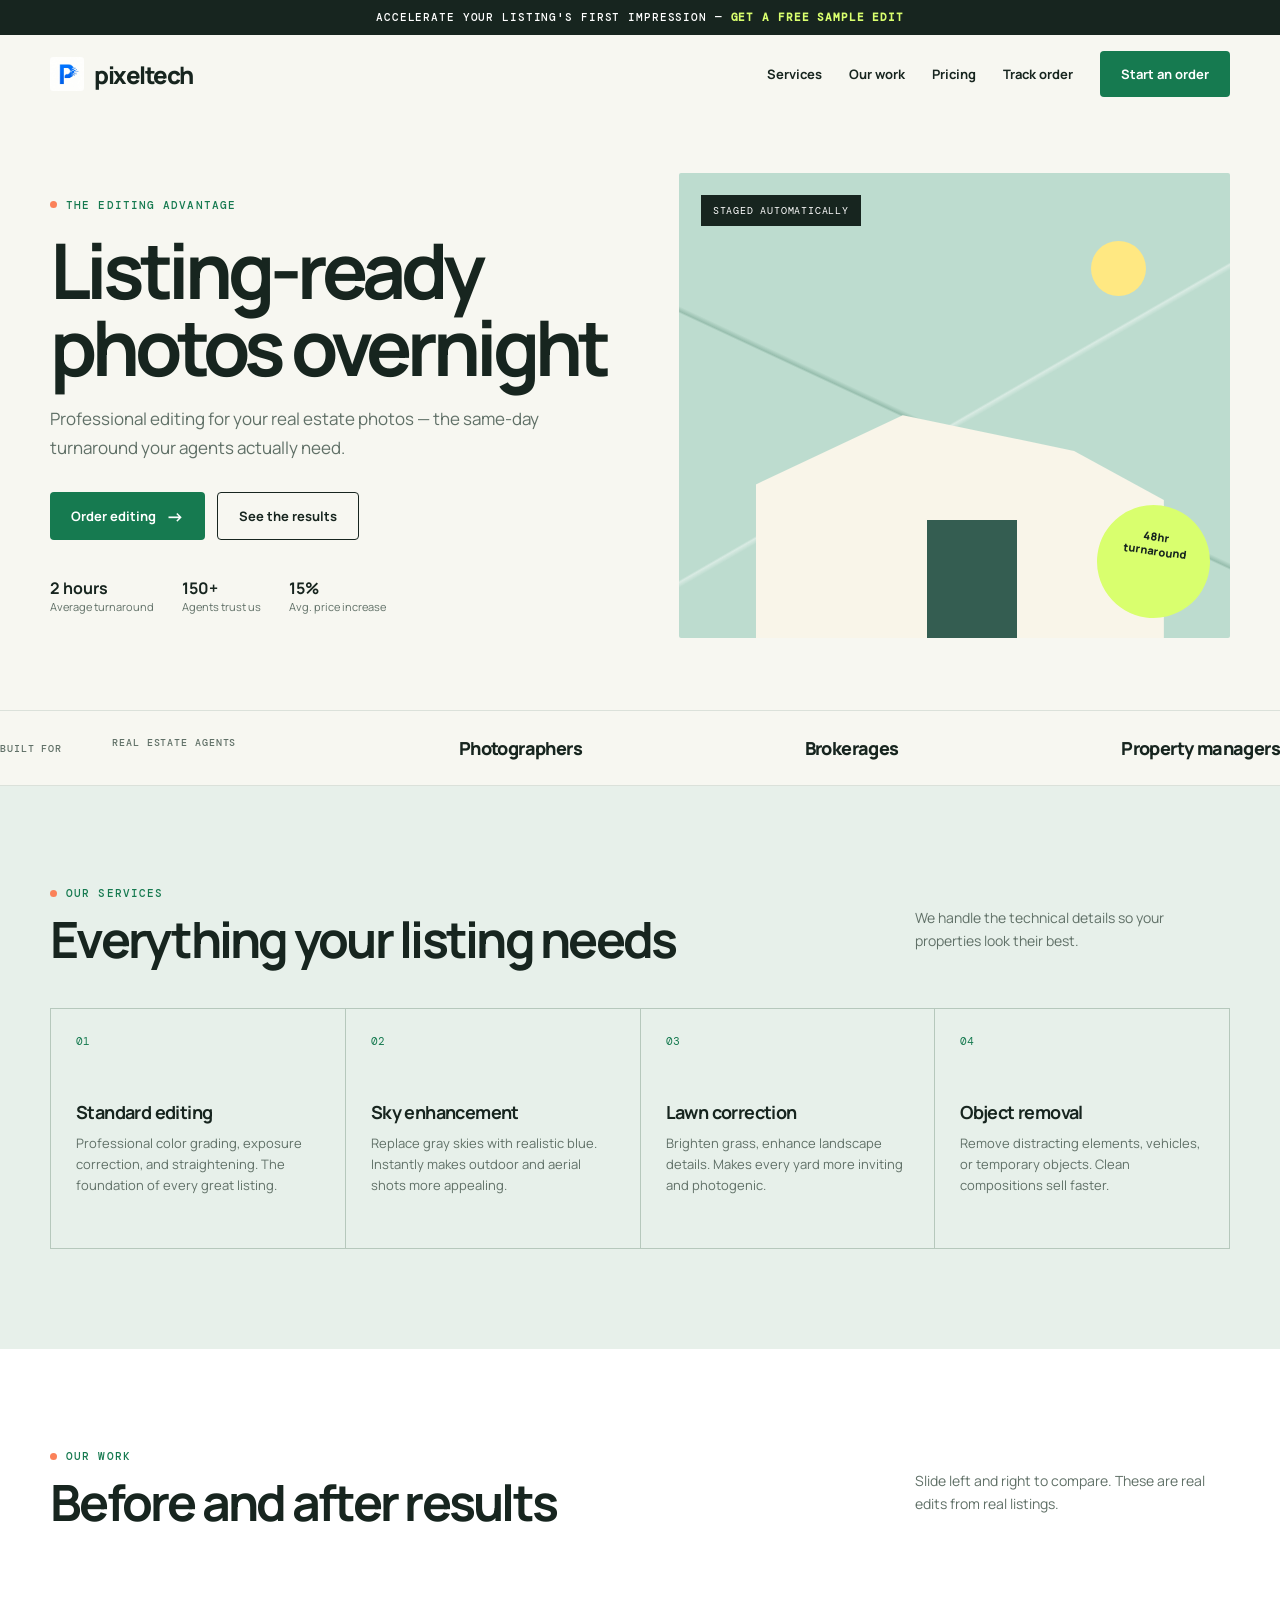
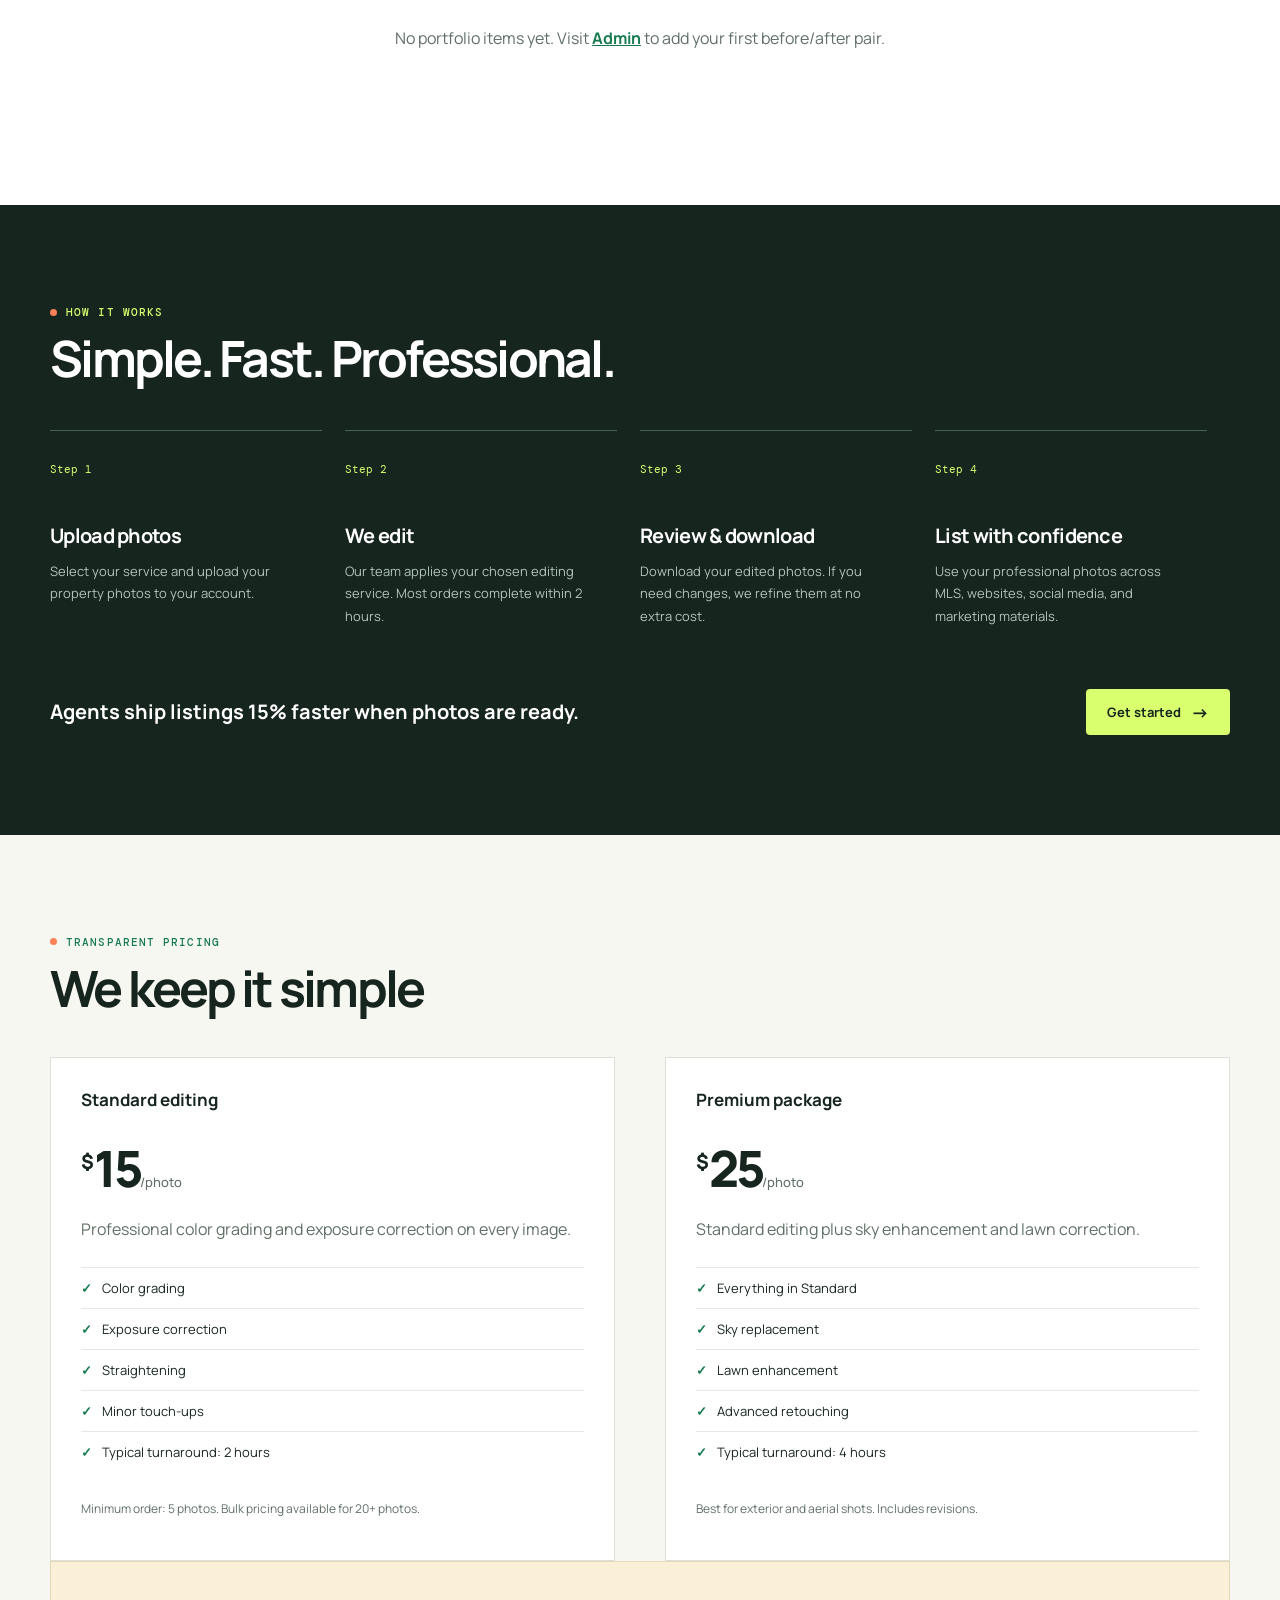
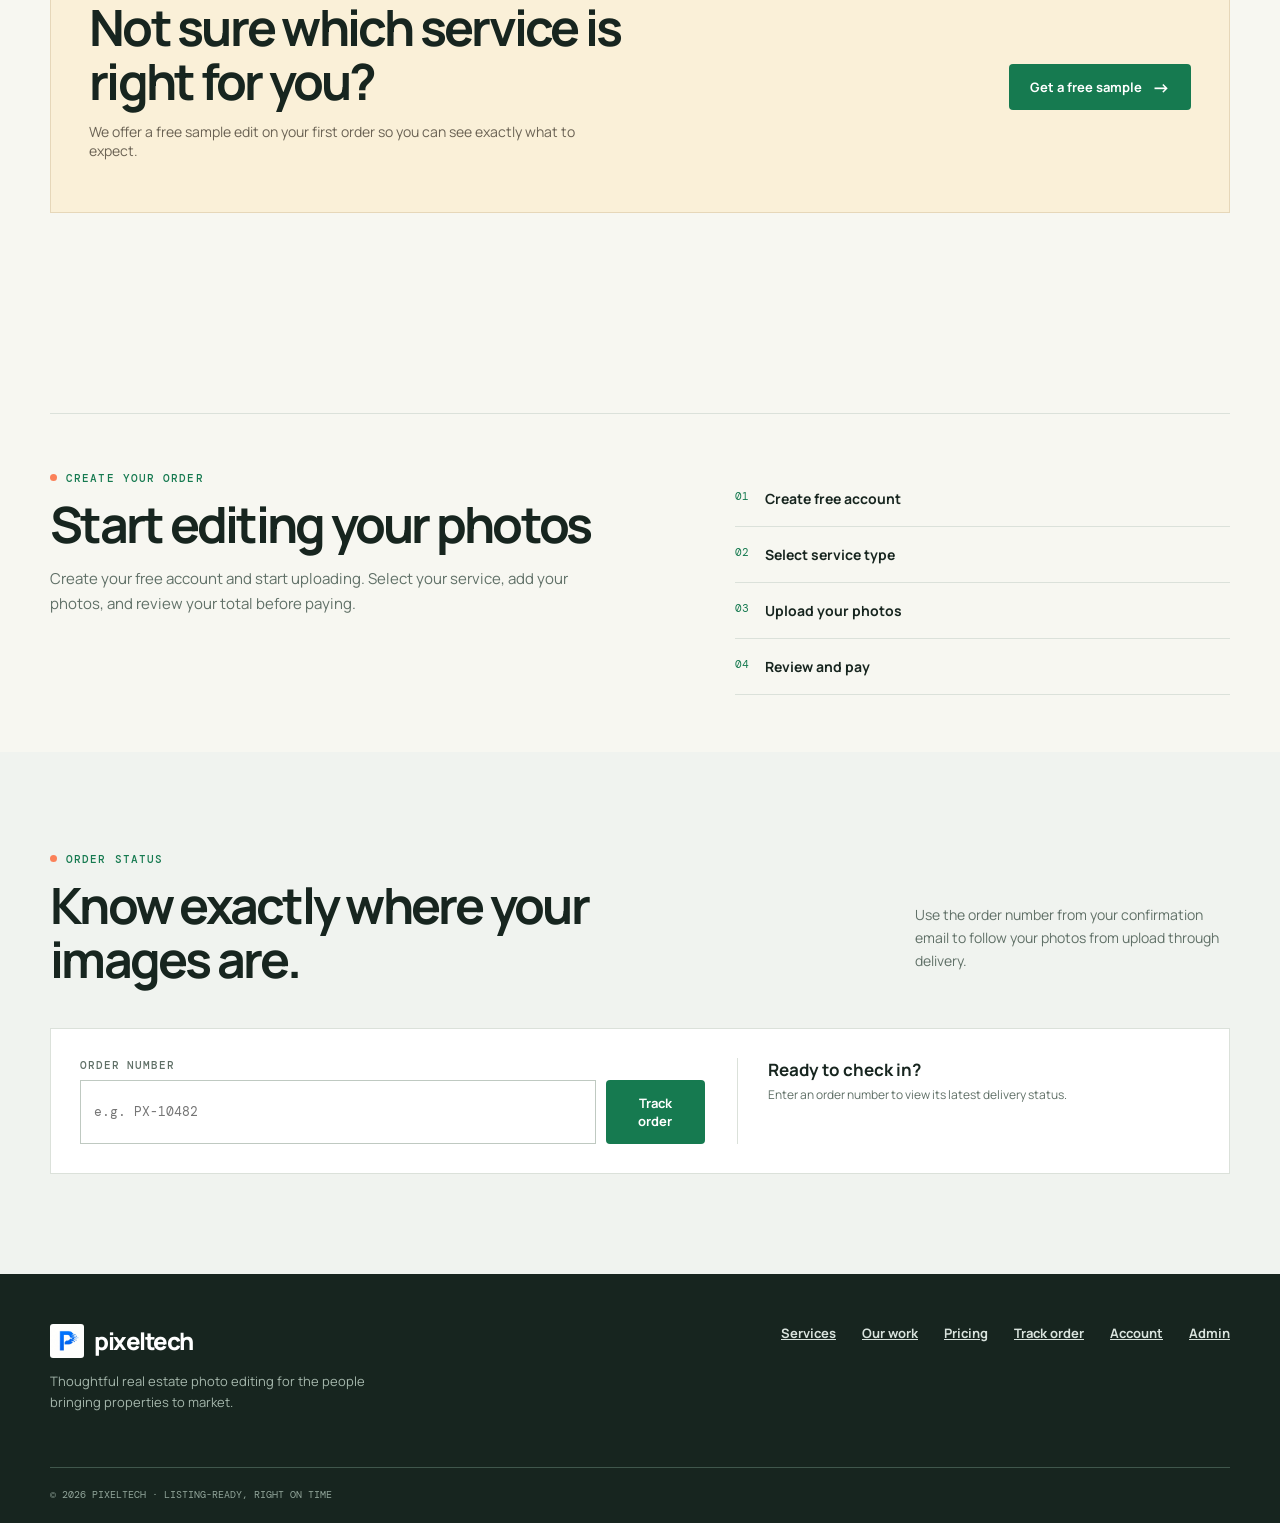
<file: index real estate.html>
<!-- index.html -->
<!doctype html>
<html lang="en">
<head>
  <meta charset="utf-8">
  <meta name="viewport" content="width=device-width, initial-scale=1">
  <meta name="description" content="Pixeltech professional real estate photo editing for agents, photographers, brokerages, and property managers.">
  <title>Pixeltech — Listing-ready photos, overnight</title>
  <link rel="preconnect" href="https://fonts.googleapis.com">
  <link rel="preconnect" href="https://fonts.gstatic.com" crossorigin>
  <link href="https://fonts.googleapis.com/css2?family=DM+Mono:wght@400;500&family=Manrope:wght@400;500;600;700;800&display=swap" rel="stylesheet">
  <style>
    :root{--ink:#17251f;--green:#167a50;--lime:#d9ff6e;--cream:#f7f7f1;--muted:#607067;--line:#dbe1da;--orange:#fb8159}
    *{box-sizing:border-box}
    html{scroll-behavior:smooth}
    body{margin:0;background:var(--cream);color:var(--ink);font-family:Manrope,Arial,sans-serif}
    a{color:inherit}
    .shell{width:min(1180px,calc(100% - 48px));margin:auto}
    .announcement{background:var(--ink);color:#fff;padding:10px 24px;text-align:center;font:500 11px/1.4 "DM Mono",monospace;letter-spacing:.08em;text-transform:uppercase}
    .announcement b{color:var(--lime)}
    header{height:78px;display:flex;align-items:center;justify-content:space-between;gap:24px}
    .brand{text-decoration:none;font-size:24px;font-weight:800;letter-spacing:-1.5px;display:flex;align-items:center;gap:10px}
    .brand-logo{width:34px;height:34px;object-fit:cover;object-position:center;border-radius:3px}
    nav{display:flex;align-items:center;gap:27px}
    nav a{text-decoration:none;font-size:13px;font-weight:700}
    .nav-link:hover{color:var(--green)}
    .button{display:inline-flex;align-items:center;justify-content:center;gap:10px;border:0;cursor:pointer;text-decoration:none;padding:14px 21px;border-radius:4px;background:var(--green);color:#fff;font:700 13px Manrope,sans-serif;transition:transform .2s,background .2s}
    .button:hover{transform:translateY(-2px);background:#0d603d}
    .button.light{background:var(--lime);color:var(--ink)}
    .button.outline{background:transparent;border:1px solid var(--ink);color:var(--ink)}
    .arrow{font-size:18px;line-height:12px}
    .hero{padding:60px 0 72px;display:grid;grid-template-columns:1.02fr .98fr;gap:55px;align-items:center}
    .eyebrow{display:flex;align-items:center;gap:9px;font:500 11px "DM Mono",monospace;text-transform:uppercase;letter-spacing:.1em;color:var(--green)}
    .eyebrow:before{content:"";width:7px;height:7px;background:var(--orange);border-radius:50%}
    h1{font-size:clamp(45px,6vw,78px);line-height:1;letter-spacing:-.065em;margin:20px 0;max-width:640px}
    .hero p{max-width:530px;color:var(--muted);font-size:17px;line-height:1.7;margin:0 0 29px}
    .actions{display:flex;flex-wrap:wrap;gap:12px}
    .proof{display:flex;gap:28px;margin-top:37px;font-size:11px;color:var(--muted)}
    .proof strong{color:var(--ink);font-size:16px;display:block}
    .hero-art{min-height:465px;background:#bddccf;border-radius:2px;position:relative;overflow:hidden}
    .hero-art:before{content:"";position:absolute;inset:0;background:linear-gradient(150deg,transparent 52%,rgba(255,255,255,.42) 52.3%,transparent 53%),linear-gradient(25deg,transparent 45%,rgba(18,84,57,.22) 45.3%,transparent 46%)}
    .house{position:absolute;background:#f9f5e9;width:74%;height:48%;bottom:0;left:14%;clip-path:polygon(0 31%,36% 0,78% 16%,100% 38%,100% 100%,0 100%);box-shadow:0 0 0 12px rgba(255,255,255,.1)}
    .house:after{content:"";position:absolute;width:22%;height:53%;background:#345d51;bottom:0;left:42%}
    .sun{position:absolute;top:68px;right:84px;width:55px;height:55px;border-radius:50%;background:#ffe882}
    .art-label{position:absolute;top:22px;left:22px;padding:9px 12px;color:#fff;background:var(--ink);font:10px "DM Mono",monospace;letter-spacing:.08em;text-transform:uppercase}
    .turnaround{position:absolute;bottom:20px;right:20px;border-radius:50%;background:var(--lime);width:113px;height:113px;padding:25px 15px;text-align:center;transform:rotate(8deg);font-size:11px;font-weight:800;line-height:1.25}
    .audiences{border-top:1px solid var(--line);border-bottom:1px solid var(--line);padding:25px 0;display:flex;align-items:center;gap:50px;overflow:auto}
    .audiences span:first-child{font:500 10px "DM Mono",monospace;color:var(--muted);white-space:nowrap;text-transform:uppercase;letter-spacing:.09em}
    .audience-list{display:flex;justify-content:space-between;flex:1;gap:35px;min-width:560px}
    .audience-list span{font-weight:800;font-size:18px;letter-spacing:-.6px}
    section{padding:100px 0}
    .section-head{display:flex;justify-content:space-between;align-items:end;gap:30px;margin-bottom:42px}
    h2{font-size:clamp(32px,4vw,50px);line-height:1.08;letter-spacing:-.055em;margin:12px 0 0;max-width:660px}
    .section-note{color:var(--muted);max-width:315px;font-size:14px;line-height:1.65}
    .services{background:#e7f0ea}
    .service-grid{display:grid;grid-template-columns:repeat(4,1fr);border-top:1px solid #b6c8bc;border-left:1px solid #b6c8bc}
    .service{padding:25px;min-height:240px;border-right:1px solid #b6c8bc;border-bottom:1px solid #b6c8bc;background:#e7f0ea}
    .service:hover{background:#f4f8f4}
    .service-number{color:var(--green);font:11px "DM Mono",monospace}
    .service h3{font-size:18px;letter-spacing:-.6px;margin:52px 0 9px}
    .service p{color:var(--muted);font-size:13px;line-height:1.6;margin:0}
    .text-link{font-size:13px;font-weight:800;color:var(--green)}
    .portfolio{background:#fff}
    .portfolio-grid{display:grid;grid-template-columns:1fr 1fr;gap:30px 18px}
    .portfolio-item{position:relative}
    .portfolio-item h3{margin:0 0 12px;font-size:19px;letter-spacing:-.6px}
    .before-after{--position:50%;position:relative;aspect-ratio:1.34;overflow:hidden;background:#d7ddd7;cursor:ew-resize;user-select:none;touch-action:none}
    .before-after img{position:absolute;inset:0;width:100%;height:100%;object-fit:cover;pointer-events:none}
    .before-after .before-image{filter:brightness(.68) saturate(.55) contrast(.88)}
    .before-after .after-wrap{position:absolute;inset:0;overflow:hidden;clip-path:inset(0 calc(100% - var(--position)) 0 0)}
    .before-after .after-wrap:after{content:"";position:absolute;top:0;bottom:0;left:calc(var(--position) - 2px);width:2px;background:#fff}
    .before-after .after-image{max-width:none}
    .before-after .comparison-handle{position:absolute;z-index:2;top:50%;left:var(--position);transform:translate(-50%,-50%);width:44px;height:44px;display:grid;place-items:center;border:2px solid #fff;border-radius:50%;background:rgba(23,37,31,.47);color:#fff;font-size:18px;line-height:1;pointer-events:none}
    .image-label{position:absolute;z-index:3;top:14px;padding:7px 10px;background:rgba(23,37,31,.88);color:#fff;font:10px "DM Mono",monospace;letter-spacing:.08em;text-transform:uppercase}
    .before-label{left:14px}
    .after-label{right:14px;background:var(--green)}
    .comparison-copy{display:flex;justify-content:space-between;gap:20px;padding-top:13px;border-top:1px solid var(--line);margin-top:12px}
    .comparison-copy strong{font-size:14px}
    .comparison-copy span{font-size:12px;color:var(--muted);text-align:right}
    .portfolio-note{margin:28px 0 0;color:var(--muted);font-size:12px}
    .item-actions{position:absolute;top:8px;right:8px;display:flex;gap:6px;opacity:0;transition:opacity .2s}
    .portfolio-item:hover .item-actions{opacity:1}
    .item-btn{background:rgba(255,255,255,.9);border:none;width:32px;height:32px;border-radius:4px;cursor:pointer;font:700 13px Manrope;display:grid;place-items:center;transition:background .2s}
    .item-btn:hover{background:#fff}
    .item-btn.delete{color:var(--orange)}
    .flow{background:var(--ink);color:#fff}
    .flow .eyebrow{color:var(--lime)}
    .flow-grid{display:grid;grid-template-columns:repeat(4,1fr);margin-top:45px}
    .step{padding:25px 24px 25px 0;border-top:1px solid #486157;margin-right:23px}
    .step span{color:var(--lime);font:11px "DM Mono",monospace}
    .step h3{margin:44px 0 11px;font-size:20px;letter-spacing:-.7px}
    .step p{color:#b2c4ba;font-size:13px;line-height:1.7;margin:0}
    .flow-footer{margin-top:37px;display:flex;justify-content:space-between;gap:20px;align-items:center}
    .pricing-layout{display:grid;grid-template-columns:1fr 1fr;gap:50px;align-items:start}
    .price-card{border:1px solid var(--line);background:#fff;padding:30px}
    .price-card h3{font-size:17px;margin:0 0 23px}
    .price{font-size:50px;font-weight:800;letter-spacing:-3px}
    .price sup{font-size:20px;letter-spacing:0}
    .price small{font-size:13px;font-weight:500;letter-spacing:0;color:var(--muted)}
    .feature-list{padding:0;list-style:none;margin:27px 0}
    .feature-list li{padding:11px 0;border-top:1px solid #e7e9e5;font-size:13px}
    .feature-list li:before{content:"✓";color:var(--green);margin-right:10px;font-weight:800}
    .pricing-notes{margin-top:22px;font-size:12px;color:var(--muted);line-height:1.6}
    .sample{background:#faf0d8}
    .sample-box{display:flex;justify-content:space-between;gap:35px;align-items:center;padding:38px;border:1px solid #e6d7b9}
    .sample-box h2{margin:0;max-width:600px}
    .sample-box p{color:#6a6254;font-size:14px;max-width:520px}
    .sample-box .button{white-space:nowrap}
    .account{padding-bottom:0}
    .account-wrap{padding:57px 0;border-top:1px solid var(--line);display:grid;grid-template-columns:1.1fr .9fr;gap:80px}
    .account-copy p{color:var(--muted);max-width:520px;font-size:15px;line-height:1.7}
    .account-points{display:grid;gap:0}
    .account-point{border-bottom:1px solid var(--line);padding:18px 0;display:flex;gap:16px}
    .account-point b{color:var(--green);font:11px "DM Mono",monospace}
    .account-point span{font-size:14px;font-weight:700}
    .tracking{background:#f0f3ef}
    .tracking-card{background:white;padding:29px;border:1px solid var(--line);display:grid;grid-template-columns:1.35fr 1fr;gap:32px}
    .tracking-card label{font:500 11px "DM Mono",monospace;color:var(--muted);display:block;margin-bottom:8px;text-transform:uppercase;letter-spacing:.08em}
    .track-form{display:flex;gap:10px}
    .track-form input{border:1px solid #bfc9c1;padding:13px;width:100%;font:13px "DM Mono",monospace}
    .status{border-left:1px solid var(--line);padding-left:30px}
    .status strong{display:block;font-size:17px}
    .status p{color:var(--muted);font-size:12px;margin:5px 0 0}
    footer{background:var(--ink);color:#d9e3dd;padding:50px 0 22px}
    .footer-top{display:flex;justify-content:space-between;gap:30px}
    .footer-top .brand{color:#fff}
    .footer-top p{max-width:350px;color:#a5b7ac;font-size:13px;line-height:1.6}
    .footer-links{display:flex;gap:26px;font-size:13px;font-weight:700}
    .copyright{border-top:1px solid #40574c;margin-top:42px;padding-top:20px;color:#91a59a;font:10px "DM Mono",monospace}
    .modal{position:fixed;inset:0;z-index:200;background:rgba(13,26,20,.65);display:none;padding:20px;align-items:center;justify-content:center}
    .modal:target{display:flex}
    .modal-card{position:relative;width:min(500px,100%);padding:35px;background:#fff}
    .modal-card h2{font-size:32px}
    .modal-card p{color:var(--muted);font-size:14px}
    .close{position:absolute;top:14px;right:17px;font-size:23px;text-decoration:none}
    .modal form{display:grid;gap:12px;margin-top:20px}
    .modal input,.modal select{padding:13px;border:1px solid var(--line);font:14px Manrope,sans-serif;width:100%}
    @media(max-width:800px){
      .shell{width:min(100% - 32px,1180px)}
      nav .nav-link{display:none}
      .hero{grid-template-columns:1fr;padding:40px 0}
      .audiences{flex-direction:column;gap:20px}
      .audience-list{min-width:auto}
      .service-grid{grid-template-columns:1fr}
      .portfolio-grid{grid-template-columns:1fr}
      .pricing-layout{grid-template-columns:1fr}
      .account-wrap{grid-template-columns:1fr;gap:35px}
      .tracking-card{grid-template-columns:1fr}
      .flow-grid{grid-template-columns:1fr}
      .item-actions{opacity:1}
      .modal-card{padding:24px}
    }
  </style>
</head>
<body>
  <div class="announcement">
    Accelerate your listing's first impression — <b>Get a free sample edit</b>
  </div>

  <header class="shell">
    <a class="brand" href="index.html"><img class="brand-logo" src="images/logo.png" alt="">pixeltech</a>

    <nav>
      <a class="nav-link" href="#services">Services</a>
      <a class="nav-link" href="#work">Our work</a>
      <a class="nav-link" href="#pricing">Pricing</a>
      <a class="nav-link" href="#track">Track order</a>
      <a class="button" href="#upload">Start an order</a>
    </nav>
  </header>

  <main id="top">
    <section class="hero">
      <div class="shell" style="grid-column:1/-1;display:grid;grid-template-columns:1.02fr .98fr;gap:55px;align-items:center">
        <div>
          <div class="eyebrow">The editing advantage</div>
          <h1>Listing-ready photos overnight</h1>
          <p>Professional editing for your real estate photos — the same-day turnaround your agents actually need.</p>

          <div class="actions">
            <a class="button" href="#upload">Order editing <span class="arrow">→</span></a>
            <a class="button outline" href="#work">See the results</a>
          </div>

          <div class="proof">
            <div>
              <strong>2 hours</strong>
              <span>Average turnaround</span>
            </div>
            <div>
              <strong>150+</strong>
              <span>Agents trust us</span>
            </div>
            <div>
              <strong>15%</strong>
              <span>Avg. price increase</span>
            </div>
          </div>
        </div>

        <div class="hero-art">
          <div class="house"></div>
          <div class="sun"></div>
          <div class="art-label">Staged automatically</div>
          <div class="turnaround">48hr<br/>turnaround</div>
        </div>
      </div>
    </section>

    <section class="audiences">
      <div class="shell" style="grid-column:1/-1;display:flex;gap:50px;align-items:center;width:100%">
        <span>Built for</span>
        <div class="audience-list">
          <span>Real estate agents</span>
          <span>Photographers</span>
          <span>Brokerages</span>
          <span>Property managers</span>
        </div>
      </div>
    </section>

    <section id="services" class="services">
      <div class="shell">
        <div class="section-head">
          <div>
            <div class="eyebrow">Our services</div>
            <h2>Everything your listing needs</h2>
          </div>
          <p class="section-note">We handle the technical details so your properties look their best.</p>
        </div>

        <div class="service-grid">
          <div class="service">
            <div class="service-number">01</div>
            <h3>Standard editing</h3>
            <p>Professional color grading, exposure correction, and straightening. The foundation of every great listing.</p>
          </div>

          <div class="service">
            <div class="service-number">02</div>
            <h3>Sky enhancement</h3>
            <p>Replace gray skies with realistic blue. Instantly makes outdoor and aerial shots more appealing.</p>
          </div>

          <div class="service">
            <div class="service-number">03</div>
            <h3>Lawn correction</h3>
            <p>Brighten grass, enhance landscape details. Makes every yard more inviting and photogenic.</p>
          </div>

          <div class="service">
            <div class="service-number">04</div>
            <h3>Object removal</h3>
            <p>Remove distracting elements, vehicles, or temporary objects. Clean compositions sell faster.</p>
          </div>
        </div>
      </div>
    </section>

    <section id="work" class="portfolio">
      <div class="shell">
        <div class="section-head">
          <div>
            <div class="eyebrow">Our work</div>
            <h2>Before and after results</h2>
          </div>
          <p class="section-note">Slide left and right to compare. These are real edits from real listings.</p>
        </div>

        <div class="portfolio-grid" id="portfolio-grid">
          <!-- Portfolio items loaded from localStorage -->
        </div>
      </div>
    </section>

    <section class="flow">
      <div class="shell">
        <div class="section-head">
          <div>
            <div class="eyebrow">How it works</div>
            <h2>Simple. Fast. Professional.</h2>
          </div>
        </div>

        <div class="flow-grid">
          <div class="step">
            <span>Step 1</span>
            <h3>Upload photos</h3>
            <p>Select your service and upload your property photos to your account.</p>
          </div>

          <div class="step">
            <span>Step 2</span>
            <h3>We edit</h3>
            <p>Our team applies your chosen editing service. Most orders complete within 2 hours.</p>
          </div>

          <div class="step">
            <span>Step 3</span>
            <h3>Review &amp; download</h3>
            <p>Download your edited photos. If you need changes, we refine them at no extra cost.</p>
          </div>

          <div class="step">
            <span>Step 4</span>
            <h3>List with confidence</h3>
            <p>Use your professional photos across MLS, websites, social media, and marketing materials.</p>
          </div>
        </div>

        <div class="flow-footer">
          <div>
            <strong style="font-size:20px">Agents ship listings 15% faster when photos are ready.</strong>
          </div>
          <a class="button light" href="#upload">Get started <span class="arrow">→</span></a>
        </div>
      </div>
    </section>

    <section id="pricing">
      <div class="shell">
        <div class="section-head">
          <div>
            <div class="eyebrow">Transparent pricing</div>
            <h2>We keep it simple</h2>
          </div>
        </div>

        <div class="pricing-layout">
          <div class="price-card">
            <h3>Standard editing</h3>
            <div class="price"><sup>$</sup>15<small>/photo</small></div>
            <p style="color:var(--muted);margin:16px 0">Professional color grading and exposure correction on every image.</p>
            <ul class="feature-list">
              <li>Color grading</li>
              <li>Exposure correction</li>
              <li>Straightening</li>
              <li>Minor touch-ups</li>
              <li>Typical turnaround: 2 hours</li>
            </ul>
            <p class="pricing-notes">Minimum order: 5 photos. Bulk pricing available for 20+ photos.</p>
          </div>

          <div class="price-card">
            <h3>Premium package</h3>
            <div class="price"><sup>$</sup>25<small>/photo</small></div>
            <p style="color:var(--muted);margin:16px 0">Standard editing plus sky enhancement and lawn correction.</p>
            <ul class="feature-list">
              <li>Everything in Standard</li>
              <li>Sky replacement</li>
              <li>Lawn enhancement</li>
              <li>Advanced retouching</li>
              <li>Typical turnaround: 4 hours</li>
            </ul>
            <p class="pricing-notes">Best for exterior and aerial shots. Includes revisions.</p>
          </div>
        </div>

        <div class="sample">
          <div class="sample-box">
            <div>
              <h2>Not sure which service is right for you?</h2>
              <p>We offer a free sample edit on your first order so you can see exactly what to expect.</p>
            </div>
            <a class="button" href="#upload">Get a free sample <span class="arrow">→</span></a>
          </div>
        </div>
      </div>
    </section>

    <section id="upload" class="account">
      <div class="shell">
        <div class="account-wrap">
          <div class="account-copy">
            <div class="eyebrow">Create your order</div>
            <h2>Start editing your photos</h2>
            <p>Create your free account and start uploading. Select your service, add your photos, and review your total before paying.</p>
          </div>

          <div class="account-points">
            <div class="account-point">
              <b>01</b>
              <span>Create free account</span>
            </div>
            <div class="account-point">
              <b>02</b>
              <span>Select service type</span>
            </div>
            <div class="account-point">
              <b>03</b>
              <span>Upload your photos</span>
            </div>
            <div class="account-point">
              <b>04</b>
              <span>Review and pay</span>
            </div>
          </div>
        </div>
      </div>
    </section>

    <section id="track" class="tracking">
      <div class="shell">
        <div class="section-head">
          <div>
            <div class="eyebrow">Order status</div>
            <h2>Know exactly where your images are.</h2>
          </div>
          <p class="section-note">Use the order number from your confirmation email to follow your photos from upload through delivery.</p>
        </div>

        <div class="tracking-card">
          <div>
            <label for="order-id">Order number</label>

            <div class="track-form">
              <input id="order-id" type="text" placeholder="e.g. PX-10482">
              <button class="button" type="button" onclick="trackOrder()">Track order</button>
            </div>
          </div>

          <div class="status" id="status">
            <strong>Ready to check in?</strong>
            <p>Enter an order number to view its latest delivery status.</p>
          </div>
        </div>
      </div>
    </section>
  </main>

  <footer>
    <div class="shell">
      <div class="footer-top">
        <div>
          <a class="brand" href="#top"><img class="brand-logo" src="images/logo.png" alt="">pixeltech</a>
          <p>Thoughtful real estate photo editing for the people bringing properties to market.</p>
        </div>

        <div class="footer-links">
          <a href="#services">Services</a>
          <a href="#work">Our work</a>
          <a href="#pricing">Pricing</a>
          <a href="#track">Track order</a>
          <a href="#upload">Account</a>
          <a href="admin.html">Admin</a>
        </div>
      </div>

      <div class="copyright">© 2026 PIXELTECH · LISTING-READY, RIGHT ON TIME</div>
    </div>
  </footer>

  <div class="modal" id="upload">
    <div class="modal-card">
      <a class="close" href="#top" aria-label="Close">×</a>

      <div class="eyebrow">Start your order</div>
      <h2>Upload photos</h2>
      <p>Select a service and create your free account. You'll review your total before submitting.</p>

      <form>
        <input type="email" placeholder="Email address" required>

        <select aria-label="Select a service">
          <option>Standard photo editing</option>
          <option>Sky &amp; lawn enhancement</option>
          <option>Object removal</option>
          <option>Free sample edit</option>
        </select>

        <input type="file" aria-label="Choose photos" multiple>

        <button type="submit" class="button">Continue to order <span class="arrow">→</span></button>
      </form>
    </div>
  </div>

  <script>
    // Gallery data management
    const gallery = {
      load() {
        const stored = localStorage.getItem('pixeltech_gallery');
        return stored ? JSON.parse(stored) : [];
      },
      
      save(items) {
        localStorage.setItem('pixeltech_gallery', JSON.stringify(items));
      },
      
      add(item) {
        const items = this.load();
        item.id = Date.now().toString();
        items.unshift(item);
        this.save(items);
        return item;
      },
      
      remove(id) {
        const items = this.load();
        const filtered = items.filter(item => item.id !== id);
        this.save(filtered);
      },
      
      update(id, item) {
        const items = this.load();
        const index = items.findIndex(i => i.id === id);
        if (index !== -1) {
          items[index] = { ...items[index], ...item };
          this.save(items);
        }
      }
    };

    // Render portfolio grid
    function renderPortfolio() {
      const grid = document.getElementById('portfolio-grid');
      const items = gallery.load();

      if (items.length === 0) {
        grid.innerHTML = '<p style="grid-column:1/-1;color:var(--muted);text-align:center;padding:40px">No portfolio items yet. Visit <a href="admin.html" style="color:var(--green);font-weight:700">Admin</a> to add your first before/after pair.</p>';
        return;
      }

      grid.innerHTML = items.map(item => `
        <article class="portfolio-item">
          <h3>${item.title || 'Portfolio item'}</h3>
          
          <div class="before-after" data-id="${item.id}">
            <img src="${item.before}" alt="Before" class="before-image">
            <div class="after-wrap">
              <img src="${item.after}" alt="After" class="after-image">
            </div>
            <div class="comparison-handle">←→</div>
            <div class="image-label before-label">Before</div>
            <div class="image-label after-label">After</div>
          </div>
          
          <div class="comparison-copy">
            <strong>${item.title || 'Professional edit'}</strong>
            <span>${item.service || 'Standard editing'}</span>
          </div>
          
          <div class="item-actions">
            <button class="item-btn" onclick="editPortfolioItem('${item.id}')" title="Edit">✏️</button>
            <button class="item-btn delete" onclick="deletePortfolioItem('${item.id}')" title="Delete">🗑</button>
          </div>
        </article>
      `).join('');

      // Re-initialize slider for new items
      initSliders();
    }

    // Slider functionality
    function initSliders() {
      document.querySelectorAll('.before-after').forEach(comparison => {
        const setPosition = clientX => {
          const bounds = comparison.getBoundingClientRect();
          const position = Math.min(100, Math.max(0, ((clientX - bounds.left) / bounds.width) * 100));
          comparison.style.setProperty('--position', position + '%');
          comparison.setAttribute('aria-valuenow', Math.round(position));
        };

        comparison.addEventListener('pointerdown', event => {
          comparison.setPointerCapture(event.pointerId);
          setPosition(event.clientX);
        });

        comparison.addEventListener('pointermove', event => {
          if (comparison.hasPointerCapture(event.pointerId)) {
            setPosition(event.clientX);
          }
        });

        comparison.addEventListener('keydown', event => {
          const current = parseFloat(getComputedStyle(comparison).getPropertyValue('--position')) || 50;
          if (event.key === 'ArrowLeft' || event.key === 'ArrowRight') {
            event.preventDefault();
            const nextPosition = Math.min(100, Math.max(0, current + (event.key === 'ArrowLeft' ? -5 : 5)));
            comparison.style.setProperty('--position', nextPosition + '%');
            comparison.setAttribute('aria-valuenow', Math.round(nextPosition));
          }
        });

        comparison.tabIndex = 0;
        comparison.setAttribute('role', 'slider');
        comparison.setAttribute('aria-valuemin', '0');
        comparison.setAttribute('aria-valuemax', '100');
        comparison.setAttribute('aria-valuenow', comparison.style.getPropertyValue('--position').replace('%', '') || '50');
      });
    }

    // Portfolio item management
    function deletePortfolioItem(id) {
      if (confirm('Delete this portfolio item?')) {
        gallery.remove(id);
        renderPortfolio();
      }
    }

    function editPortfolioItem(id) {
      const items = gallery.load();
      const item = items.find(i => i.id === id);
      if (item) {
        window.location.href = `admin.html?edit=${id}`;
      }
    }

    // Track order functionality
    function trackOrder() {
      const id = document.getElementById('order-id').value.trim();
      const status = document.getElementById('status');

      status.innerHTML = id
        ? '<strong>Order ' + id + ' is in editing</strong><p>Our team is polishing your images. Expected delivery: next business day.</p>'
        : '<strong>Enter an order number</strong><p>Check your confirmation email for an order number beginning with PX-.</p>';
    }

    // Initialize on page load
    renderPortfolio();

    // Listen for localStorage changes from other tabs/windows (admin panel)
    window.addEventListener('storage', (event) => {
      if (event.key === 'pixeltech_gallery') {
        console.log('Portfolio updated from admin panel');
        renderPortfolio();
      }
    });

    // Also check for updates every 2 seconds in case user switches tabs
    setInterval(() => {
      // This helps catch updates from admin panel
      const currentItems = gallery.load();
      if (currentItems.length > 0) {
        renderPortfolio();
      }
    }, 2000);
  </script>
</body>
</html>
</file>
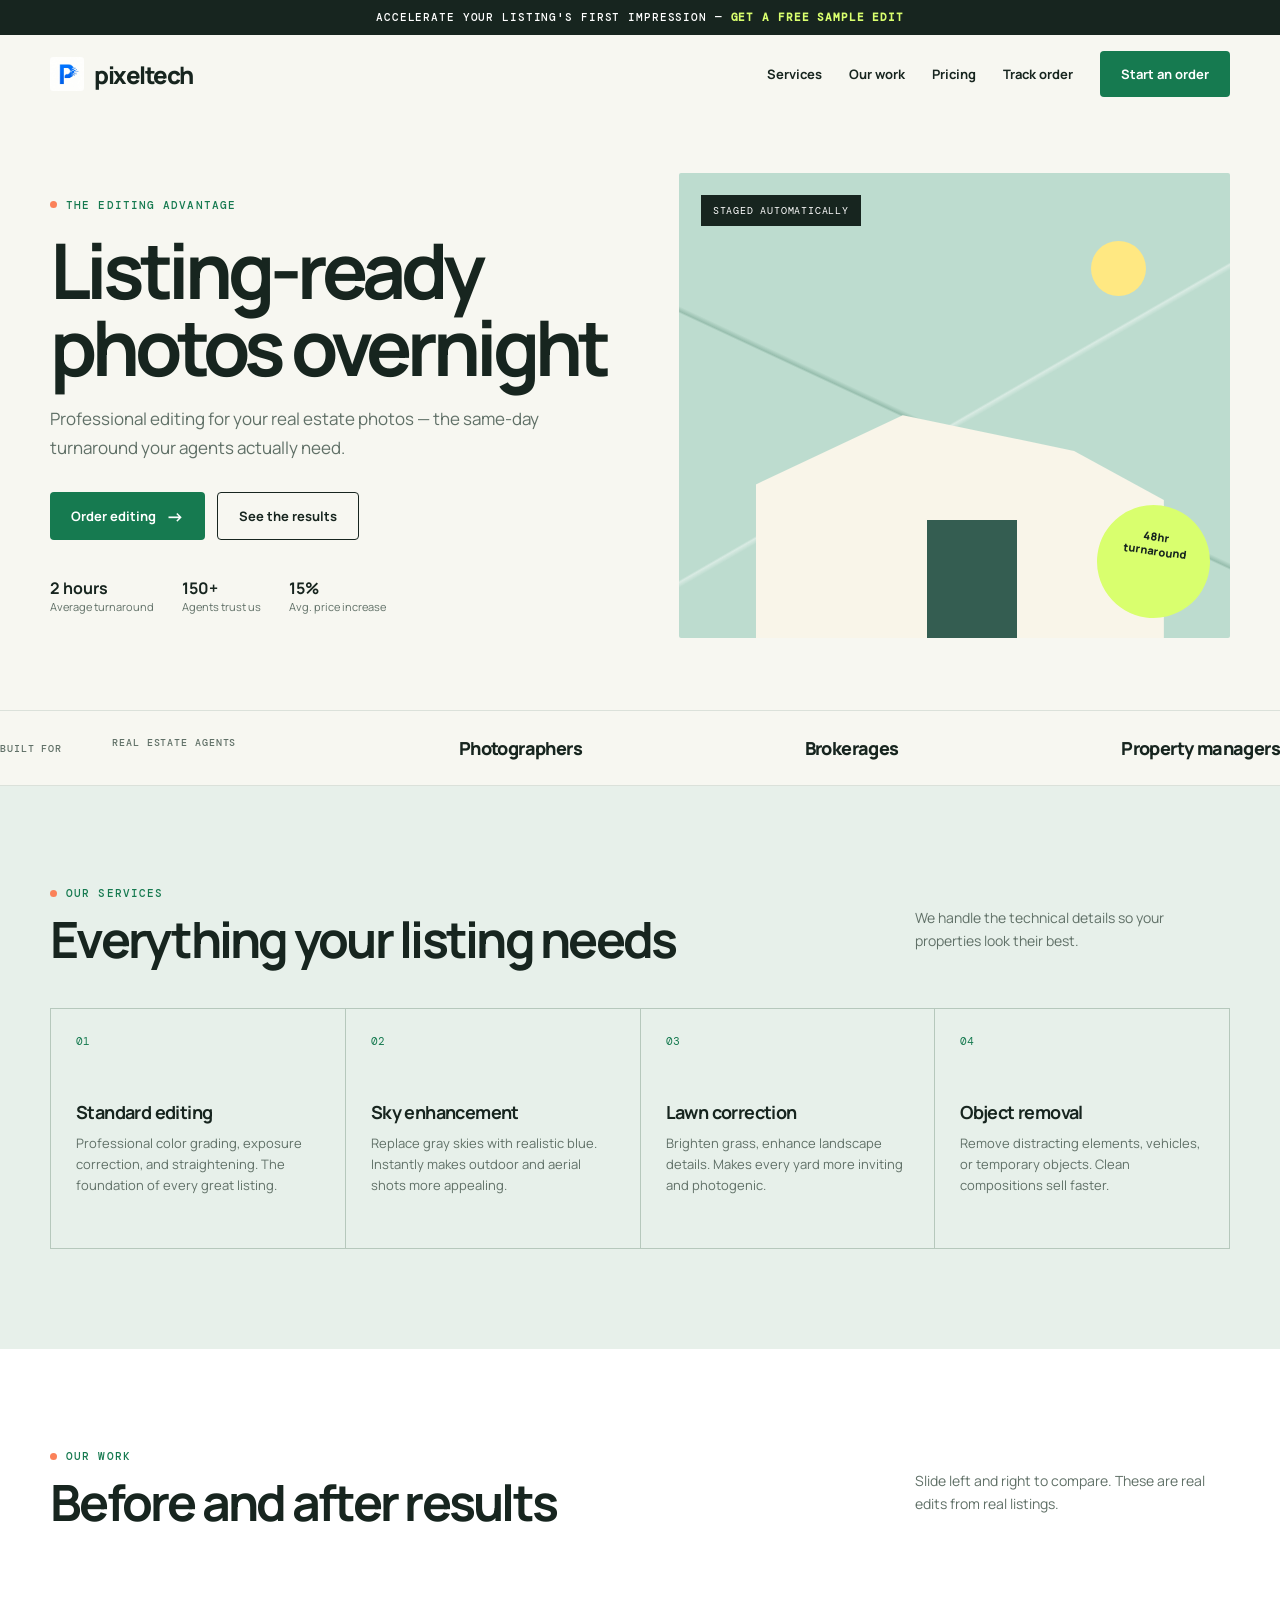
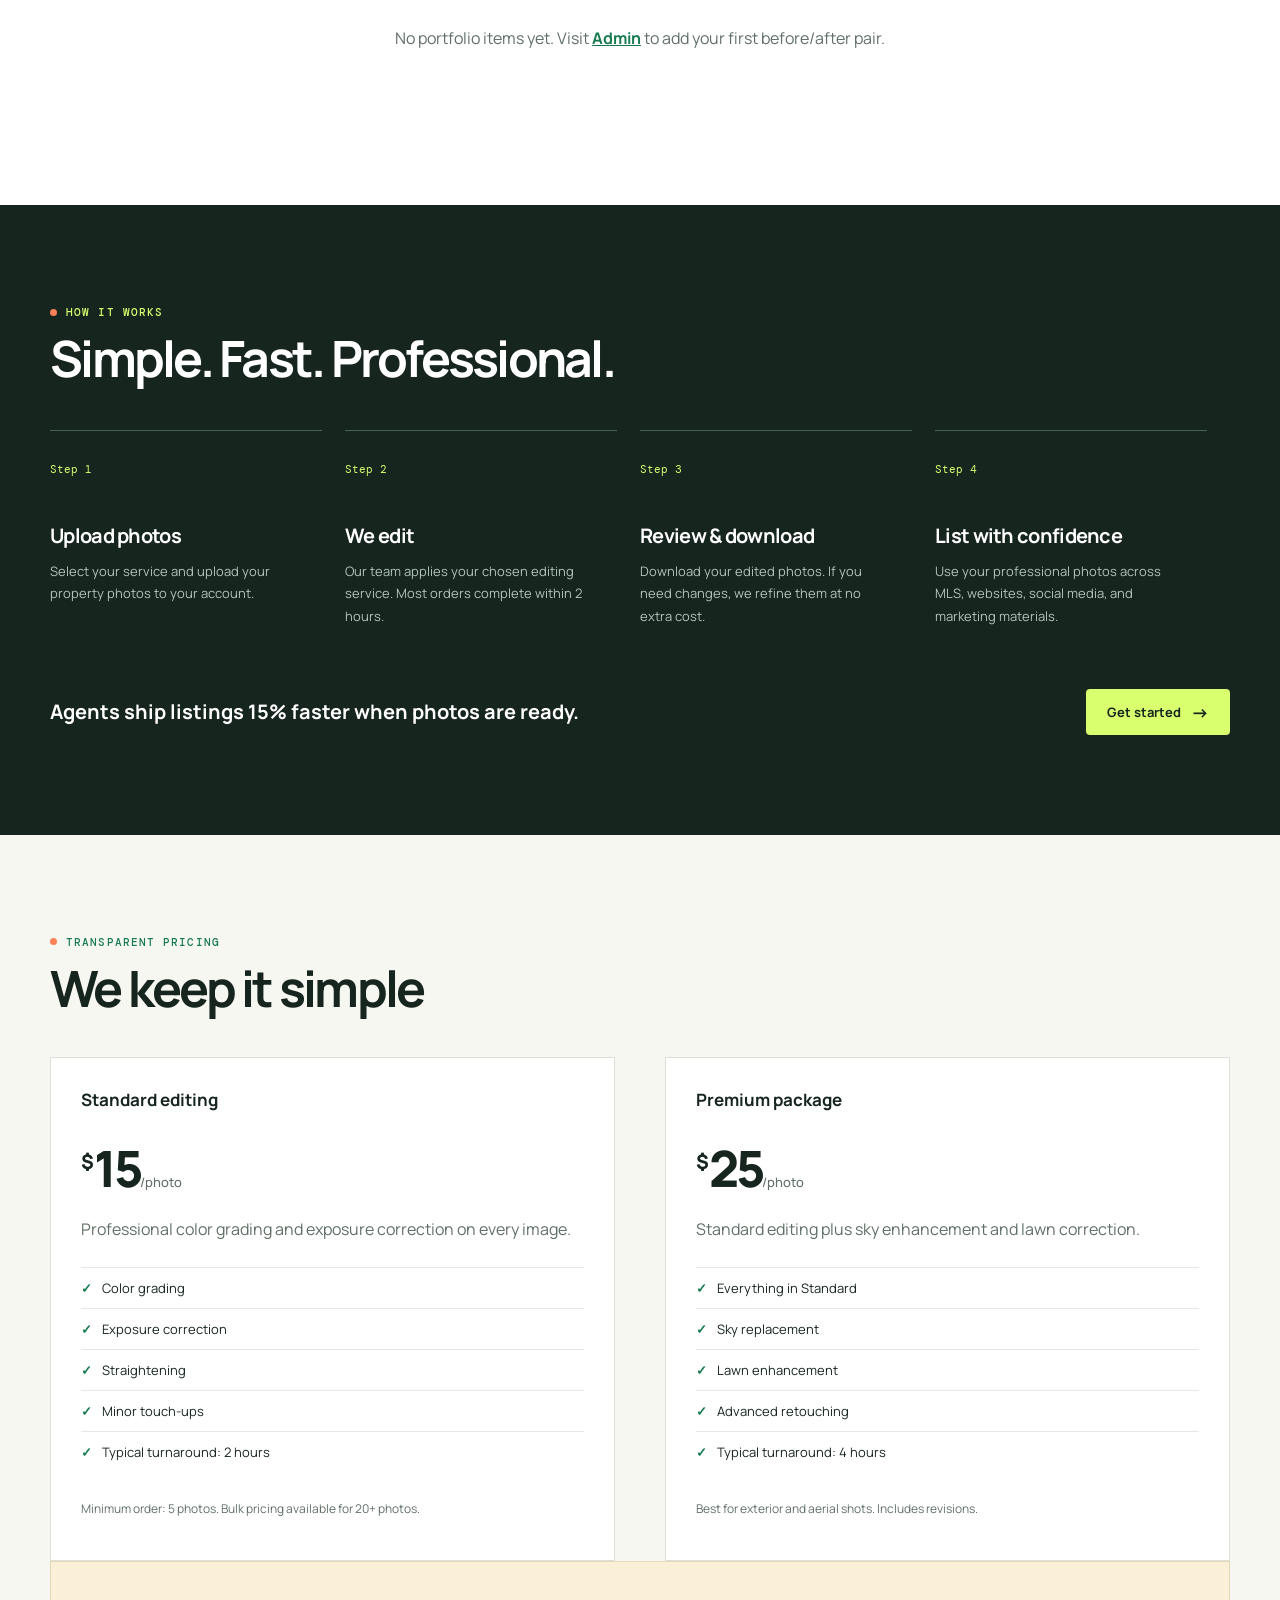
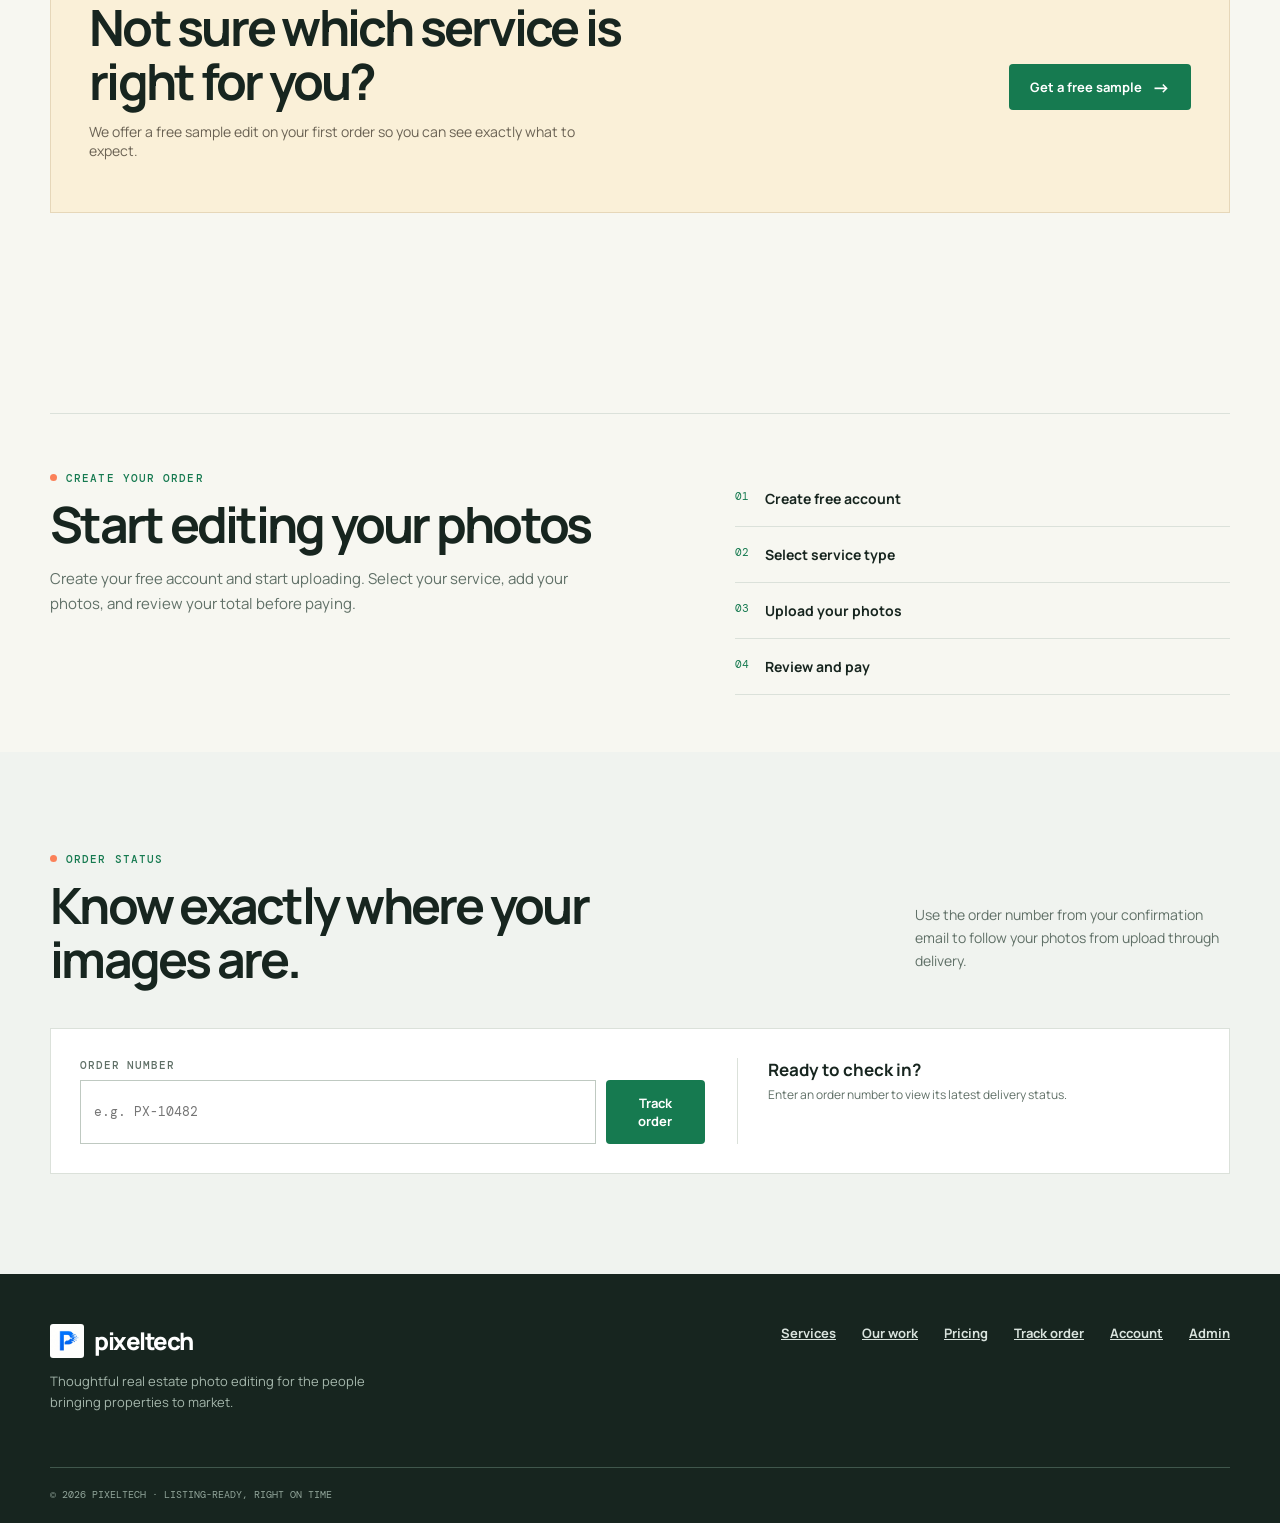
<file: index-32.html>
<!-- index.html -->
<!doctype html>
<html lang="en">
<head>
  <meta charset="utf-8">
  <meta name="viewport" content="width=device-width, initial-scale=1">
  <meta name="description" content="Pixeltech professional real estate photo editing for agents, photographers, brokerages, and property managers.">
  <title>Pixeltech — Listing-ready photos, overnight</title>
  <link rel="preconnect" href="https://fonts.googleapis.com">
  <link rel="preconnect" href="https://fonts.gstatic.com" crossorigin>
  <link href="https://fonts.googleapis.com/css2?family=DM+Mono:wght@400;500&family=Manrope:wght@400;500;600;700;800&display=swap" rel="stylesheet">
  <style>
    :root{--ink:#17251f;--green:#167a50;--lime:#d9ff6e;--cream:#f7f7f1;--muted:#607067;--line:#dbe1da;--orange:#fb8159}
    *{box-sizing:border-box}
    html{scroll-behavior:smooth}
    body{margin:0;background:var(--cream);color:var(--ink);font-family:Manrope,Arial,sans-serif}
    a{color:inherit}
    .shell{width:min(1180px,calc(100% - 48px));margin:auto}
    .announcement{background:var(--ink);color:#fff;padding:10px 24px;text-align:center;font:500 11px/1.4 "DM Mono",monospace;letter-spacing:.08em;text-transform:uppercase}
    .announcement b{color:var(--lime)}
    header{height:78px;display:flex;align-items:center;justify-content:space-between;gap:24px}
    .brand{text-decoration:none;font-size:24px;font-weight:800;letter-spacing:-1.5px;display:flex;align-items:center;gap:10px}
    .brand-logo{width:34px;height:34px;object-fit:cover;object-position:center;border-radius:3px}
    nav{display:flex;align-items:center;gap:27px}
    nav a{text-decoration:none;font-size:13px;font-weight:700}
    .nav-link:hover{color:var(--green)}
    .button{display:inline-flex;align-items:center;justify-content:center;gap:10px;border:0;cursor:pointer;text-decoration:none;padding:14px 21px;border-radius:4px;background:var(--green);color:#fff;font:700 13px Manrope,sans-serif;transition:transform .2s,background .2s}
    .button:hover{transform:translateY(-2px);background:#0d603d}
    .button.light{background:var(--lime);color:var(--ink)}
    .button.outline{background:transparent;border:1px solid var(--ink);color:var(--ink)}
    .arrow{font-size:18px;line-height:12px}
    .hero{padding:60px 0 72px;display:grid;grid-template-columns:1.02fr .98fr;gap:55px;align-items:center}
    .eyebrow{display:flex;align-items:center;gap:9px;font:500 11px "DM Mono",monospace;text-transform:uppercase;letter-spacing:.1em;color:var(--green)}
    .eyebrow:before{content:"";width:7px;height:7px;background:var(--orange);border-radius:50%}
    h1{font-size:clamp(45px,6vw,78px);line-height:1;letter-spacing:-.065em;margin:20px 0;max-width:640px}
    .hero p{max-width:530px;color:var(--muted);font-size:17px;line-height:1.7;margin:0 0 29px}
    .actions{display:flex;flex-wrap:wrap;gap:12px}
    .proof{display:flex;gap:28px;margin-top:37px;font-size:11px;color:var(--muted)}
    .proof strong{color:var(--ink);font-size:16px;display:block}
    .hero-art{min-height:465px;background:#bddccf;border-radius:2px;position:relative;overflow:hidden}
    .hero-art:before{content:"";position:absolute;inset:0;background:linear-gradient(150deg,transparent 52%,rgba(255,255,255,.42) 52.3%,transparent 53%),linear-gradient(25deg,transparent 45%,rgba(18,84,57,.22) 45.3%,transparent 46%)}
    .house{position:absolute;background:#f9f5e9;width:74%;height:48%;bottom:0;left:14%;clip-path:polygon(0 31%,36% 0,78% 16%,100% 38%,100% 100%,0 100%);box-shadow:0 0 0 12px rgba(255,255,255,.1)}
    .house:after{content:"";position:absolute;width:22%;height:53%;background:#345d51;bottom:0;left:42%}
    .sun{position:absolute;top:68px;right:84px;width:55px;height:55px;border-radius:50%;background:#ffe882}
    .art-label{position:absolute;top:22px;left:22px;padding:9px 12px;color:#fff;background:var(--ink);font:10px "DM Mono",monospace;letter-spacing:.08em;text-transform:uppercase}
    .turnaround{position:absolute;bottom:20px;right:20px;border-radius:50%;background:var(--lime);width:113px;height:113px;padding:25px 15px;text-align:center;transform:rotate(8deg);font-size:11px;font-weight:800;line-height:1.25}
    .audiences{border-top:1px solid var(--line);border-bottom:1px solid var(--line);padding:25px 0;display:flex;align-items:center;gap:50px;overflow:auto}
    .audiences span:first-child{font:500 10px "DM Mono",monospace;color:var(--muted);white-space:nowrap;text-transform:uppercase;letter-spacing:.09em}
    .audience-list{display:flex;justify-content:space-between;flex:1;gap:35px;min-width:560px}
    .audience-list span{font-weight:800;font-size:18px;letter-spacing:-.6px}
    section{padding:100px 0}
    .section-head{display:flex;justify-content:space-between;align-items:end;gap:30px;margin-bottom:42px}
    h2{font-size:clamp(32px,4vw,50px);line-height:1.08;letter-spacing:-.055em;margin:12px 0 0;max-width:660px}
    .section-note{color:var(--muted);max-width:315px;font-size:14px;line-height:1.65}
    .services{background:#e7f0ea}
    .service-grid{display:grid;grid-template-columns:repeat(4,1fr);border-top:1px solid #b6c8bc;border-left:1px solid #b6c8bc}
    .service{padding:25px;min-height:240px;border-right:1px solid #b6c8bc;border-bottom:1px solid #b6c8bc;background:#e7f0ea}
    .service:hover{background:#f4f8f4}
    .service-number{color:var(--green);font:11px "DM Mono",monospace}
    .service h3{font-size:18px;letter-spacing:-.6px;margin:52px 0 9px}
    .service p{color:var(--muted);font-size:13px;line-height:1.6;margin:0}
    .text-link{font-size:13px;font-weight:800;color:var(--green)}
    .portfolio{background:#fff}
    .portfolio-grid{display:grid;grid-template-columns:1fr 1fr;gap:30px 18px}
    .portfolio-item{position:relative}
    .portfolio-item h3{margin:0 0 12px;font-size:19px;letter-spacing:-.6px}
    .before-after{--position:50%;position:relative;aspect-ratio:1.34;overflow:hidden;background:#d7ddd7;cursor:ew-resize;user-select:none;touch-action:none}
    .before-after img{position:absolute;inset:0;width:100%;height:100%;object-fit:cover;pointer-events:none}
    .before-after .before-image{filter:brightness(.68) saturate(.55) contrast(.88)}
    .before-after .after-wrap{position:absolute;inset:0;overflow:hidden;clip-path:inset(0 calc(100% - var(--position)) 0 0)}
    .before-after .after-wrap:after{content:"";position:absolute;top:0;bottom:0;left:calc(var(--position) - 2px);width:2px;background:#fff}
    .before-after .after-image{max-width:none}
    .before-after .comparison-handle{position:absolute;z-index:2;top:50%;left:var(--position);transform:translate(-50%,-50%);width:44px;height:44px;display:grid;place-items:center;border:2px solid #fff;border-radius:50%;background:rgba(23,37,31,.47);color:#fff;font-size:18px;line-height:1;pointer-events:none}
    .image-label{position:absolute;z-index:3;top:14px;padding:7px 10px;background:rgba(23,37,31,.88);color:#fff;font:10px "DM Mono",monospace;letter-spacing:.08em;text-transform:uppercase}
    .before-label{left:14px}
    .after-label{right:14px;background:var(--green)}
    .comparison-copy{display:flex;justify-content:space-between;gap:20px;padding-top:13px;border-top:1px solid var(--line);margin-top:12px}
    .comparison-copy strong{font-size:14px}
    .comparison-copy span{font-size:12px;color:var(--muted);text-align:right}
    .portfolio-note{margin:28px 0 0;color:var(--muted);font-size:12px}
    .item-actions{position:absolute;top:8px;right:8px;display:flex;gap:6px;opacity:0;transition:opacity .2s}
    .portfolio-item:hover .item-actions{opacity:1}
    .item-btn{background:rgba(255,255,255,.9);border:none;width:32px;height:32px;border-radius:4px;cursor:pointer;font:700 13px Manrope;display:grid;place-items:center;transition:background .2s}
    .item-btn:hover{background:#fff}
    .item-btn.delete{color:var(--orange)}
    .flow{background:var(--ink);color:#fff}
    .flow .eyebrow{color:var(--lime)}
    .flow-grid{display:grid;grid-template-columns:repeat(4,1fr);margin-top:45px}
    .step{padding:25px 24px 25px 0;border-top:1px solid #486157;margin-right:23px}
    .step span{color:var(--lime);font:11px "DM Mono",monospace}
    .step h3{margin:44px 0 11px;font-size:20px;letter-spacing:-.7px}
    .step p{color:#b2c4ba;font-size:13px;line-height:1.7;margin:0}
    .flow-footer{margin-top:37px;display:flex;justify-content:space-between;gap:20px;align-items:center}
    .pricing-layout{display:grid;grid-template-columns:1fr 1fr;gap:50px;align-items:start}
    .price-card{border:1px solid var(--line);background:#fff;padding:30px}
    .price-card h3{font-size:17px;margin:0 0 23px}
    .price{font-size:50px;font-weight:800;letter-spacing:-3px}
    .price sup{font-size:20px;letter-spacing:0}
    .price small{font-size:13px;font-weight:500;letter-spacing:0;color:var(--muted)}
    .feature-list{padding:0;list-style:none;margin:27px 0}
    .feature-list li{padding:11px 0;border-top:1px solid #e7e9e5;font-size:13px}
    .feature-list li:before{content:"✓";color:var(--green);margin-right:10px;font-weight:800}
    .pricing-notes{margin-top:22px;font-size:12px;color:var(--muted);line-height:1.6}
    .sample{background:#faf0d8}
    .sample-box{display:flex;justify-content:space-between;gap:35px;align-items:center;padding:38px;border:1px solid #e6d7b9}
    .sample-box h2{margin:0;max-width:600px}
    .sample-box p{color:#6a6254;font-size:14px;max-width:520px}
    .sample-box .button{white-space:nowrap}
    .account{padding-bottom:0}
    .account-wrap{padding:57px 0;border-top:1px solid var(--line);display:grid;grid-template-columns:1.1fr .9fr;gap:80px}
    .account-copy p{color:var(--muted);max-width:520px;font-size:15px;line-height:1.7}
    .account-points{display:grid;gap:0}
    .account-point{border-bottom:1px solid var(--line);padding:18px 0;display:flex;gap:16px}
    .account-point b{color:var(--green);font:11px "DM Mono",monospace}
    .account-point span{font-size:14px;font-weight:700}
    .tracking{background:#f0f3ef}
    .tracking-card{background:white;padding:29px;border:1px solid var(--line);display:grid;grid-template-columns:1.35fr 1fr;gap:32px}
    .tracking-card label{font:500 11px "DM Mono",monospace;color:var(--muted);display:block;margin-bottom:8px;text-transform:uppercase;letter-spacing:.08em}
    .track-form{display:flex;gap:10px}
    .track-form input{border:1px solid #bfc9c1;padding:13px;width:100%;font:13px "DM Mono",monospace}
    .status{border-left:1px solid var(--line);padding-left:30px}
    .status strong{display:block;font-size:17px}
    .status p{color:var(--muted);font-size:12px;margin:5px 0 0}
    footer{background:var(--ink);color:#d9e3dd;padding:50px 0 22px}
    .footer-top{display:flex;justify-content:space-between;gap:30px}
    .footer-top .brand{color:#fff}
    .footer-top p{max-width:350px;color:#a5b7ac;font-size:13px;line-height:1.6}
    .footer-links{display:flex;gap:26px;font-size:13px;font-weight:700}
    .copyright{border-top:1px solid #40574c;margin-top:42px;padding-top:20px;color:#91a59a;font:10px "DM Mono",monospace}
    .modal{position:fixed;inset:0;z-index:200;background:rgba(13,26,20,.65);display:none;padding:20px;align-items:center;justify-content:center}
    .modal:target{display:flex}
    .modal-card{position:relative;width:min(500px,100%);padding:35px;background:#fff}
    .modal-card h2{font-size:32px}
    .modal-card p{color:var(--muted);font-size:14px}
    .close{position:absolute;top:14px;right:17px;font-size:23px;text-decoration:none}
    .modal form{display:grid;gap:12px;margin-top:20px}
    .modal input,.modal select{padding:13px;border:1px solid var(--line);font:14px Manrope,sans-serif;width:100%}
    @media(max-width:800px){
      .shell{width:min(100% - 32px,1180px)}
      nav .nav-link{display:none}
      .hero{grid-template-columns:1fr;padding:40px 0}
      .audiences{flex-direction:column;gap:20px}
      .audience-list{min-width:auto}
      .service-grid{grid-template-columns:1fr}
      .portfolio-grid{grid-template-columns:1fr}
      .pricing-layout{grid-template-columns:1fr}
      .account-wrap{grid-template-columns:1fr;gap:35px}
      .tracking-card{grid-template-columns:1fr}
      .flow-grid{grid-template-columns:1fr}
      .item-actions{opacity:1}
      .modal-card{padding:24px}
    }
  </style>
</head>
<body>
  <div class="announcement">
    Accelerate your listing's first impression — <b>Get a free sample edit</b>
  </div>

  <header class="shell">
    <a class="brand" href="index.html"><img class="brand-logo" src="images/logo.png" alt="">pixeltech</a>

    <nav>
      <a class="nav-link" href="#services">Services</a>
      <a class="nav-link" href="#work">Our work</a>
      <a class="nav-link" href="#pricing">Pricing</a>
      <a class="nav-link" href="#track">Track order</a>
      <a class="button" href="#upload">Start an order</a>
    </nav>
  </header>

  <main id="top">
    <section class="hero">
      <div class="shell" style="grid-column:1/-1;display:grid;grid-template-columns:1.02fr .98fr;gap:55px;align-items:center">
        <div>
          <div class="eyebrow">The editing advantage</div>
          <h1>Listing-ready photos overnight</h1>
          <p>Professional editing for your real estate photos — the same-day turnaround your agents actually need.</p>

          <div class="actions">
            <a class="button" href="#upload">Order editing <span class="arrow">→</span></a>
            <a class="button outline" href="#work">See the results</a>
          </div>

          <div class="proof">
            <div>
              <strong>2 hours</strong>
              <span>Average turnaround</span>
            </div>
            <div>
              <strong>150+</strong>
              <span>Agents trust us</span>
            </div>
            <div>
              <strong>15%</strong>
              <span>Avg. price increase</span>
            </div>
          </div>
        </div>

        <div class="hero-art">
          <div class="house"></div>
          <div class="sun"></div>
          <div class="art-label">Staged automatically</div>
          <div class="turnaround">48hr<br/>turnaround</div>
        </div>
      </div>
    </section>

    <section class="audiences">
      <div class="shell" style="grid-column:1/-1;display:flex;gap:50px;align-items:center;width:100%">
        <span>Built for</span>
        <div class="audience-list">
          <span>Real estate agents</span>
          <span>Photographers</span>
          <span>Brokerages</span>
          <span>Property managers</span>
        </div>
      </div>
    </section>

    <section id="services" class="services">
      <div class="shell">
        <div class="section-head">
          <div>
            <div class="eyebrow">Our services</div>
            <h2>Everything your listing needs</h2>
          </div>
          <p class="section-note">We handle the technical details so your properties look their best.</p>
        </div>

        <div class="service-grid">
          <div class="service">
            <div class="service-number">01</div>
            <h3>Standard editing</h3>
            <p>Professional color grading, exposure correction, and straightening. The foundation of every great listing.</p>
          </div>

          <div class="service">
            <div class="service-number">02</div>
            <h3>Sky enhancement</h3>
            <p>Replace gray skies with realistic blue. Instantly makes outdoor and aerial shots more appealing.</p>
          </div>

          <div class="service">
            <div class="service-number">03</div>
            <h3>Lawn correction</h3>
            <p>Brighten grass, enhance landscape details. Makes every yard more inviting and photogenic.</p>
          </div>

          <div class="service">
            <div class="service-number">04</div>
            <h3>Object removal</h3>
            <p>Remove distracting elements, vehicles, or temporary objects. Clean compositions sell faster.</p>
          </div>
        </div>
      </div>
    </section>

    <section id="work" class="portfolio">
      <div class="shell">
        <div class="section-head">
          <div>
            <div class="eyebrow">Our work</div>
            <h2>Before and after results</h2>
          </div>
          <p class="section-note">Slide left and right to compare. These are real edits from real listings.</p>
        </div>

        <div class="portfolio-grid" id="portfolio-grid">
          <!-- Portfolio items loaded from localStorage -->
        </div>
      </div>
    </section>

    <section class="flow">
      <div class="shell">
        <div class="section-head">
          <div>
            <div class="eyebrow">How it works</div>
            <h2>Simple. Fast. Professional.</h2>
          </div>
        </div>

        <div class="flow-grid">
          <div class="step">
            <span>Step 1</span>
            <h3>Upload photos</h3>
            <p>Select your service and upload your property photos to your account.</p>
          </div>

          <div class="step">
            <span>Step 2</span>
            <h3>We edit</h3>
            <p>Our team applies your chosen editing service. Most orders complete within 2 hours.</p>
          </div>

          <div class="step">
            <span>Step 3</span>
            <h3>Review &amp; download</h3>
            <p>Download your edited photos. If you need changes, we refine them at no extra cost.</p>
          </div>

          <div class="step">
            <span>Step 4</span>
            <h3>List with confidence</h3>
            <p>Use your professional photos across MLS, websites, social media, and marketing materials.</p>
          </div>
        </div>

        <div class="flow-footer">
          <div>
            <strong style="font-size:20px">Agents ship listings 15% faster when photos are ready.</strong>
          </div>
          <a class="button light" href="#upload">Get started <span class="arrow">→</span></a>
        </div>
      </div>
    </section>

    <section id="pricing">
      <div class="shell">
        <div class="section-head">
          <div>
            <div class="eyebrow">Transparent pricing</div>
            <h2>We keep it simple</h2>
          </div>
        </div>

        <div class="pricing-layout">
          <div class="price-card">
            <h3>Standard editing</h3>
            <div class="price"><sup>$</sup>15<small>/photo</small></div>
            <p style="color:var(--muted);margin:16px 0">Professional color grading and exposure correction on every image.</p>
            <ul class="feature-list">
              <li>Color grading</li>
              <li>Exposure correction</li>
              <li>Straightening</li>
              <li>Minor touch-ups</li>
              <li>Typical turnaround: 2 hours</li>
            </ul>
            <p class="pricing-notes">Minimum order: 5 photos. Bulk pricing available for 20+ photos.</p>
          </div>

          <div class="price-card">
            <h3>Premium package</h3>
            <div class="price"><sup>$</sup>25<small>/photo</small></div>
            <p style="color:var(--muted);margin:16px 0">Standard editing plus sky enhancement and lawn correction.</p>
            <ul class="feature-list">
              <li>Everything in Standard</li>
              <li>Sky replacement</li>
              <li>Lawn enhancement</li>
              <li>Advanced retouching</li>
              <li>Typical turnaround: 4 hours</li>
            </ul>
            <p class="pricing-notes">Best for exterior and aerial shots. Includes revisions.</p>
          </div>
        </div>

        <div class="sample">
          <div class="sample-box">
            <div>
              <h2>Not sure which service is right for you?</h2>
              <p>We offer a free sample edit on your first order so you can see exactly what to expect.</p>
            </div>
            <a class="button" href="#upload">Get a free sample <span class="arrow">→</span></a>
          </div>
        </div>
      </div>
    </section>

    <section id="upload" class="account">
      <div class="shell">
        <div class="account-wrap">
          <div class="account-copy">
            <div class="eyebrow">Create your order</div>
            <h2>Start editing your photos</h2>
            <p>Create your free account and start uploading. Select your service, add your photos, and review your total before paying.</p>
          </div>

          <div class="account-points">
            <div class="account-point">
              <b>01</b>
              <span>Create free account</span>
            </div>
            <div class="account-point">
              <b>02</b>
              <span>Select service type</span>
            </div>
            <div class="account-point">
              <b>03</b>
              <span>Upload your photos</span>
            </div>
            <div class="account-point">
              <b>04</b>
              <span>Review and pay</span>
            </div>
          </div>
        </div>
      </div>
    </section>

    <section id="track" class="tracking">
      <div class="shell">
        <div class="section-head">
          <div>
            <div class="eyebrow">Order status</div>
            <h2>Know exactly where your images are.</h2>
          </div>
          <p class="section-note">Use the order number from your confirmation email to follow your photos from upload through delivery.</p>
        </div>

        <div class="tracking-card">
          <div>
            <label for="order-id">Order number</label>

            <div class="track-form">
              <input id="order-id" type="text" placeholder="e.g. PX-10482">
              <button class="button" type="button" onclick="trackOrder()">Track order</button>
            </div>
          </div>

          <div class="status" id="status">
            <strong>Ready to check in?</strong>
            <p>Enter an order number to view its latest delivery status.</p>
          </div>
        </div>
      </div>
    </section>
  </main>

  <footer>
    <div class="shell">
      <div class="footer-top">
        <div>
          <a class="brand" href="#top"><img class="brand-logo" src="images/logo.png" alt="">pixeltech</a>
          <p>Thoughtful real estate photo editing for the people bringing properties to market.</p>
        </div>

        <div class="footer-links">
          <a href="#services">Services</a>
          <a href="#work">Our work</a>
          <a href="#pricing">Pricing</a>
          <a href="#track">Track order</a>
          <a href="#upload">Account</a>
          <a href="admin.html">Admin</a>
        </div>
      </div>

      <div class="copyright">© 2026 PIXELTECH · LISTING-READY, RIGHT ON TIME</div>
    </div>
  </footer>

  <div class="modal" id="upload">
    <div class="modal-card">
      <a class="close" href="#top" aria-label="Close">×</a>

      <div class="eyebrow">Start your order</div>
      <h2>Upload photos</h2>
      <p>Select a service and create your free account. You'll review your total before submitting.</p>

      <form>
        <input type="email" placeholder="Email address" required>

        <select aria-label="Select a service">
          <option>Standard photo editing</option>
          <option>Sky &amp; lawn enhancement</option>
          <option>Object removal</option>
          <option>Free sample edit</option>
        </select>

        <input type="file" aria-label="Choose photos" multiple>

        <button type="submit" class="button">Continue to order <span class="arrow">→</span></button>
      </form>
    </div>
  </div>

  <script>
    // Gallery data management
    const gallery = {
      load() {
        const stored = localStorage.getItem('pixeltech_gallery');
        return stored ? JSON.parse(stored) : [];
      },
      
      save(items) {
        localStorage.setItem('pixeltech_gallery', JSON.stringify(items));
      },
      
      add(item) {
        const items = this.load();
        item.id = Date.now().toString();
        items.unshift(item);
        this.save(items);
        return item;
      },
      
      remove(id) {
        const items = this.load();
        const filtered = items.filter(item => item.id !== id);
        this.save(filtered);
      },
      
      update(id, item) {
        const items = this.load();
        const index = items.findIndex(i => i.id === id);
        if (index !== -1) {
          items[index] = { ...items[index], ...item };
          this.save(items);
        }
      }
    };

    // Render portfolio grid
    function renderPortfolio() {
      const grid = document.getElementById('portfolio-grid');
      const items = gallery.load();

      if (items.length === 0) {
        grid.innerHTML = '<p style="grid-column:1/-1;color:var(--muted);text-align:center;padding:40px">No portfolio items yet. Visit <a href="admin.html" style="color:var(--green);font-weight:700">Admin</a> to add your first before/after pair.</p>';
        return;
      }

      grid.innerHTML = items.map(item => `
        <article class="portfolio-item">
          <h3>${item.title || 'Portfolio item'}</h3>
          
          <div class="before-after" data-id="${item.id}">
            <img src="${item.before}" alt="Before" class="before-image">
            <div class="after-wrap">
              <img src="${item.after}" alt="After" class="after-image">
            </div>
            <div class="comparison-handle">←→</div>
            <div class="image-label before-label">Before</div>
            <div class="image-label after-label">After</div>
          </div>
          
          <div class="comparison-copy">
            <strong>${item.title || 'Professional edit'}</strong>
            <span>${item.service || 'Standard editing'}</span>
          </div>
          
          <div class="item-actions">
            <button class="item-btn" onclick="editPortfolioItem('${item.id}')" title="Edit">✏️</button>
            <button class="item-btn delete" onclick="deletePortfolioItem('${item.id}')" title="Delete">🗑</button>
          </div>
        </article>
      `).join('');

      // Re-initialize slider for new items
      initSliders();
    }

    // Slider functionality
    function initSliders() {
      document.querySelectorAll('.before-after').forEach(comparison => {
        const setPosition = clientX => {
          const bounds = comparison.getBoundingClientRect();
          const position = Math.min(100, Math.max(0, ((clientX - bounds.left) / bounds.width) * 100));
          comparison.style.setProperty('--position', position + '%');
          comparison.setAttribute('aria-valuenow', Math.round(position));
        };

        comparison.addEventListener('pointerdown', event => {
          comparison.setPointerCapture(event.pointerId);
          setPosition(event.clientX);
        });

        comparison.addEventListener('pointermove', event => {
          if (comparison.hasPointerCapture(event.pointerId)) {
            setPosition(event.clientX);
          }
        });

        comparison.addEventListener('keydown', event => {
          const current = parseFloat(getComputedStyle(comparison).getPropertyValue('--position')) || 50;
          if (event.key === 'ArrowLeft' || event.key === 'ArrowRight') {
            event.preventDefault();
            const nextPosition = Math.min(100, Math.max(0, current + (event.key === 'ArrowLeft' ? -5 : 5)));
            comparison.style.setProperty('--position', nextPosition + '%');
            comparison.setAttribute('aria-valuenow', Math.round(nextPosition));
          }
        });

        comparison.tabIndex = 0;
        comparison.setAttribute('role', 'slider');
        comparison.setAttribute('aria-valuemin', '0');
        comparison.setAttribute('aria-valuemax', '100');
        comparison.setAttribute('aria-valuenow', comparison.style.getPropertyValue('--position').replace('%', '') || '50');
      });
    }

    // Portfolio item management
    function deletePortfolioItem(id) {
      if (confirm('Delete this portfolio item?')) {
        gallery.remove(id);
        renderPortfolio();
      }
    }

    function editPortfolioItem(id) {
      const items = gallery.load();
      const item = items.find(i => i.id === id);
      if (item) {
        window.location.href = `admin.html?edit=${id}`;
      }
    }

    // Track order functionality
    function trackOrder() {
      const id = document.getElementById('order-id').value.trim();
      const status = document.getElementById('status');

      status.innerHTML = id
        ? '<strong>Order ' + id + ' is in editing</strong><p>Our team is polishing your images. Expected delivery: next business day.</p>'
        : '<strong>Enter an order number</strong><p>Check your confirmation email for an order number beginning with PX-.</p>';
    }

    // Initialize on page load
    renderPortfolio();
  </script>
</body>
</html>
</file>
